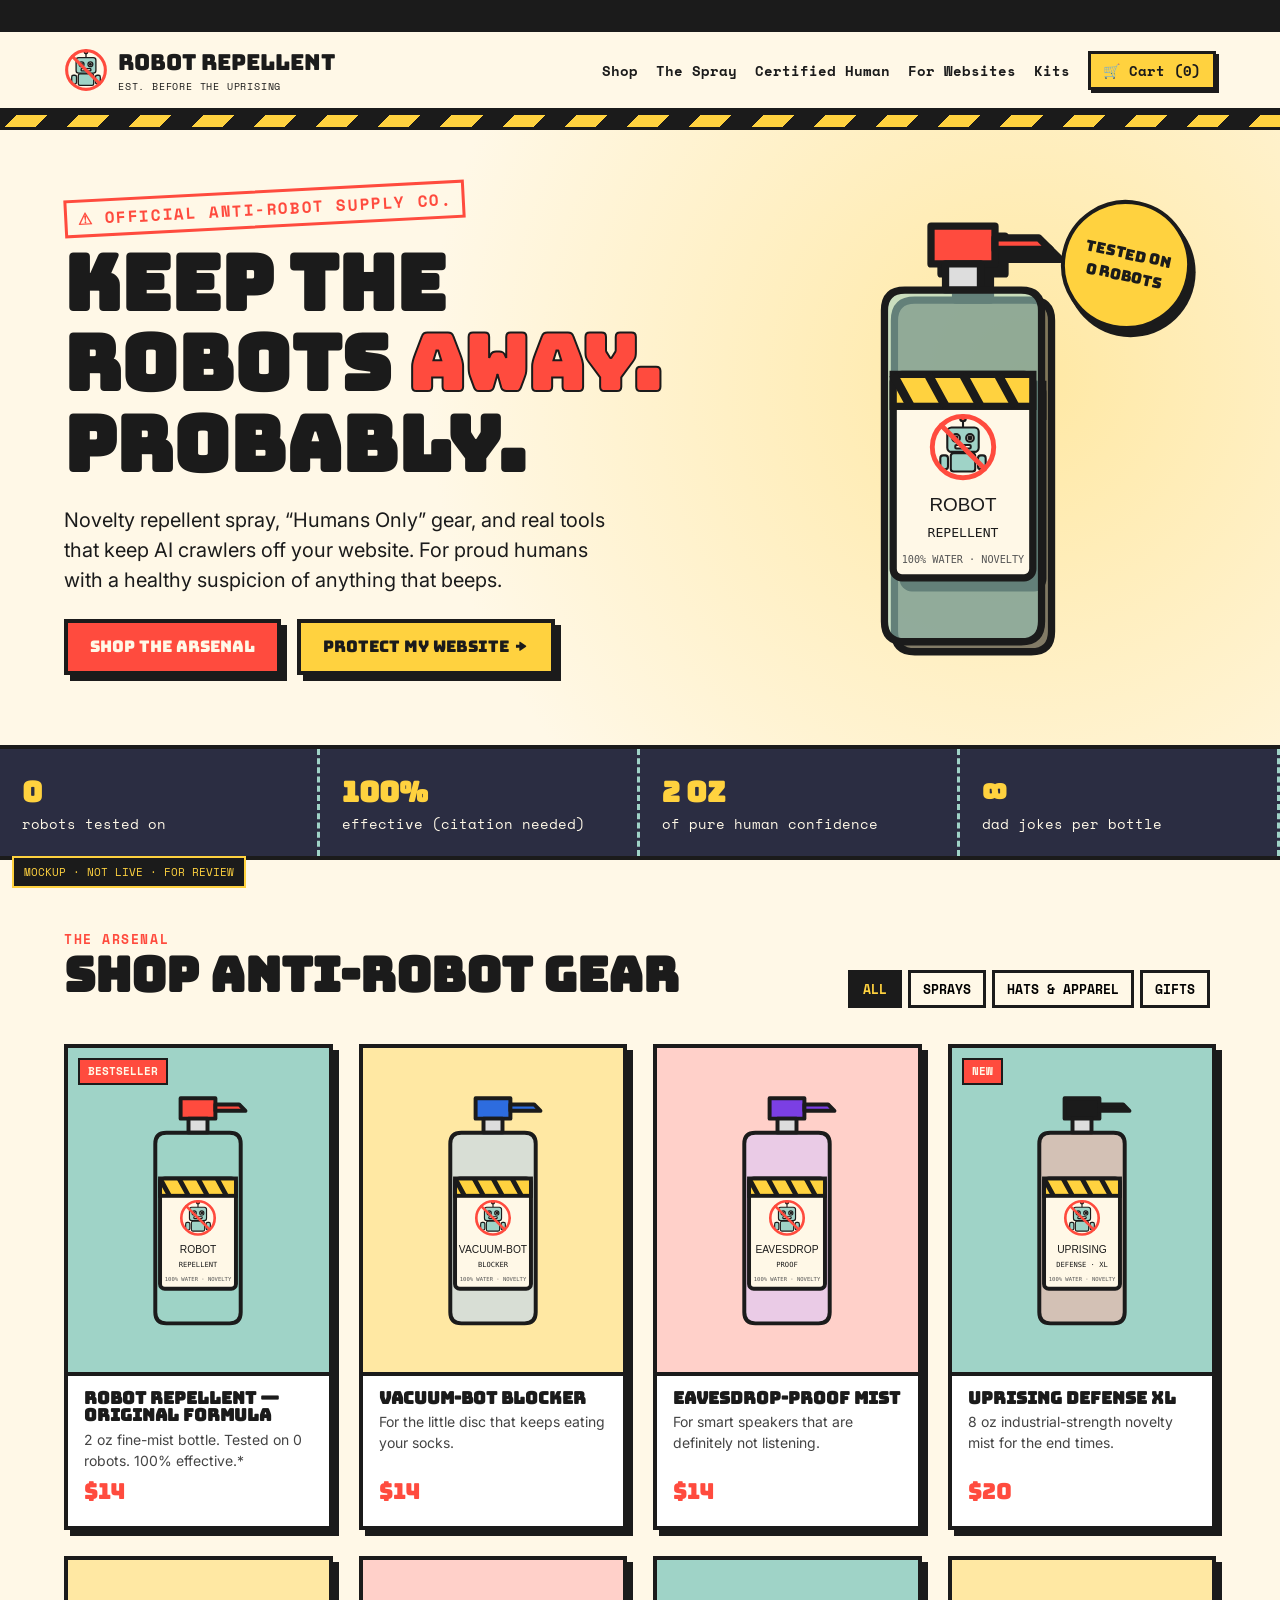
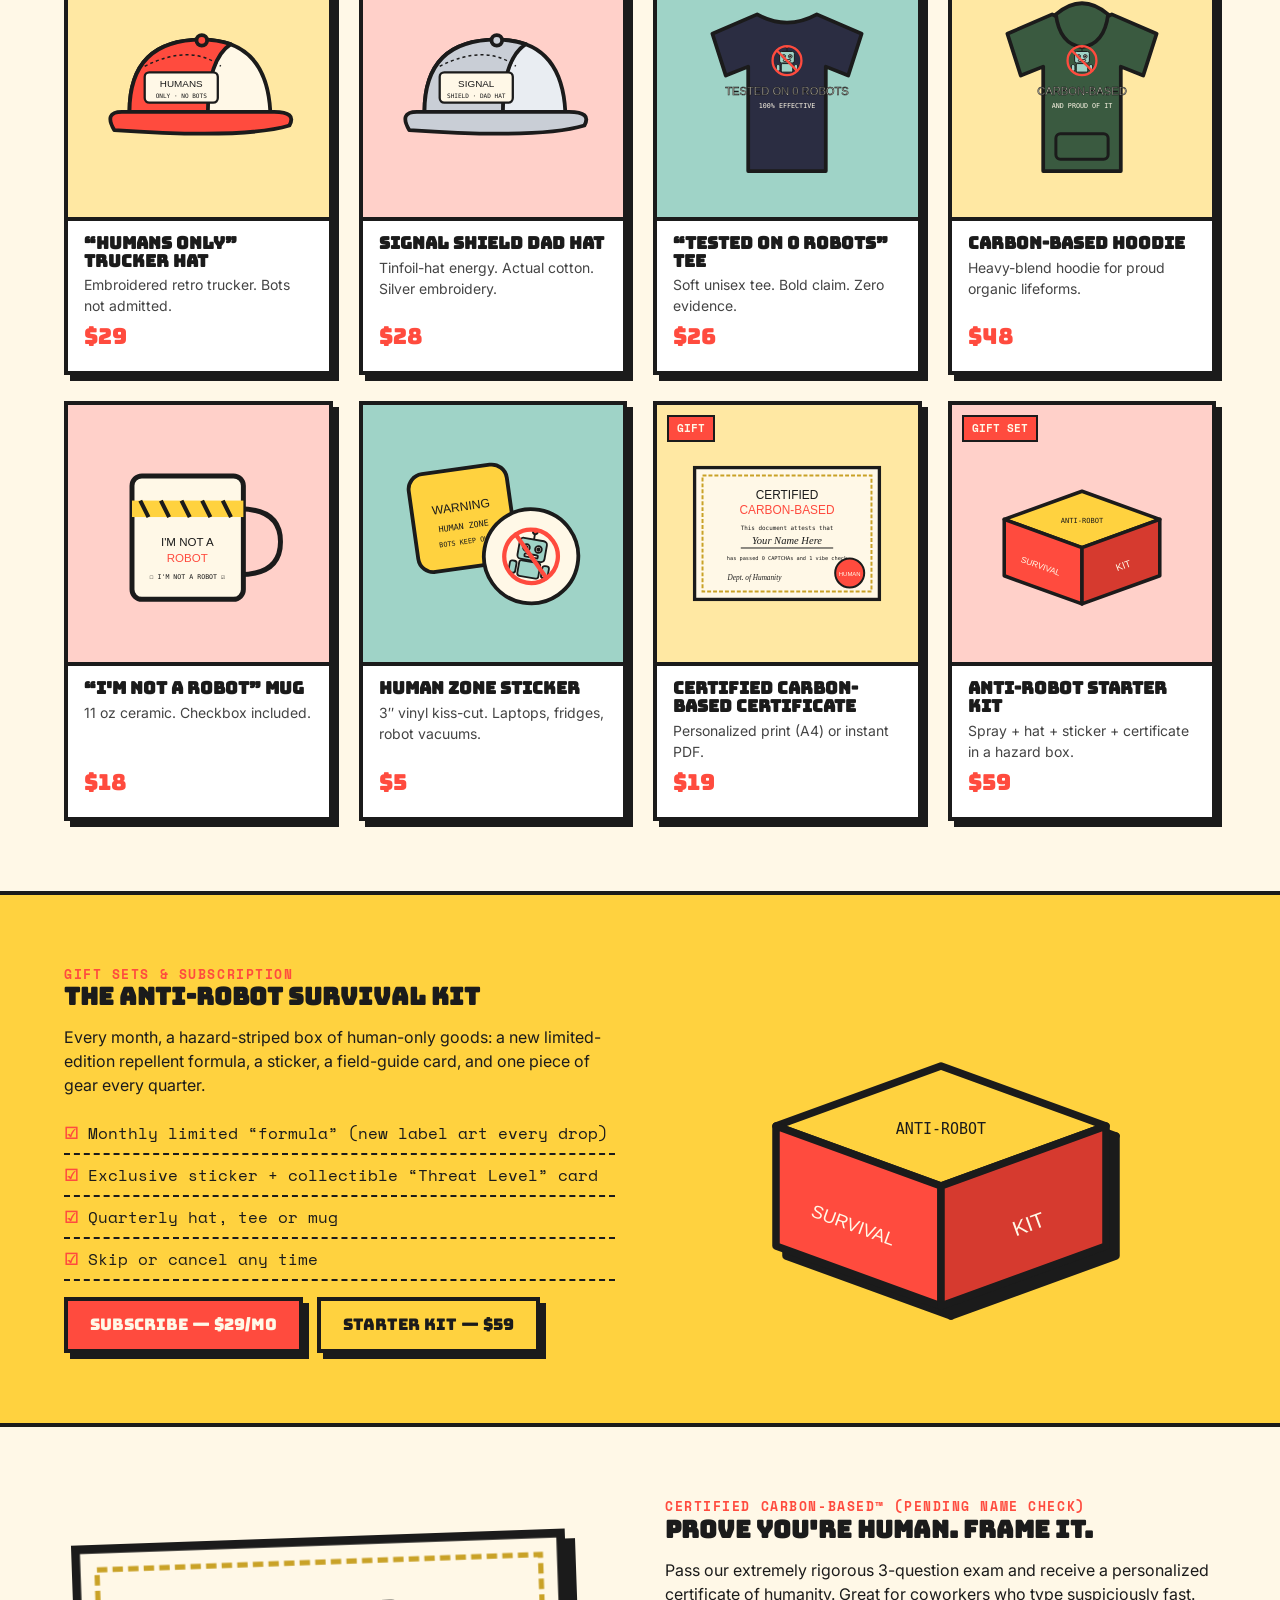
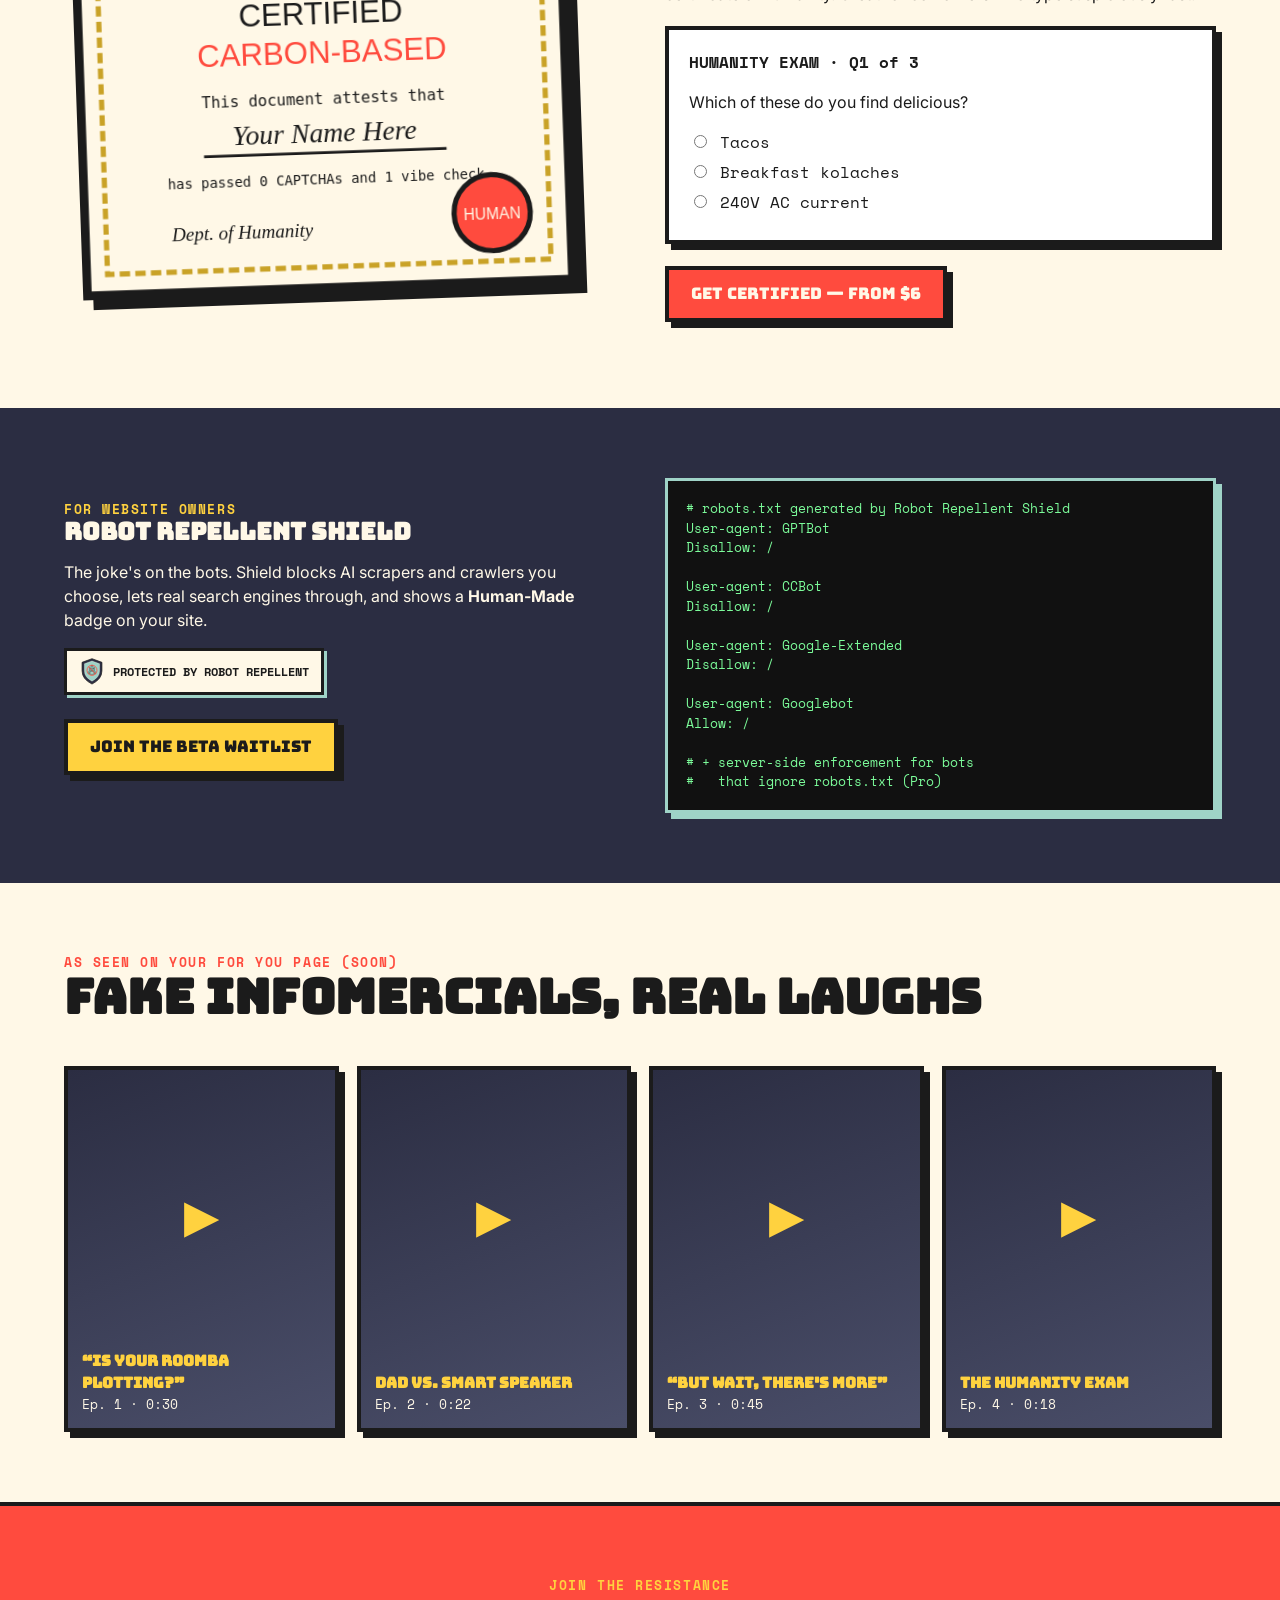
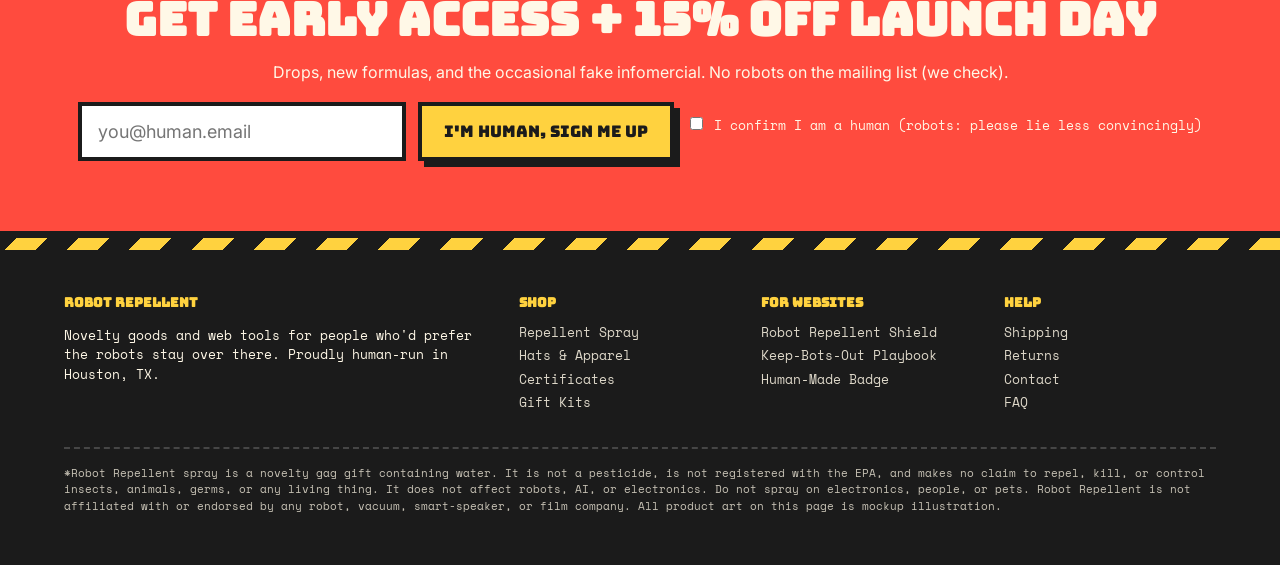
<file: index.html>
<!doctype html><html lang="en"><head><meta charset="utf-8"><meta name="viewport" content="width=device-width,initial-scale=1">
<title>Robot Repellent | Tested on 0 Robots. 100% Effective.</title><meta name="description" content="Robot Repellent: novelty anti-robot gear for proud humans. 100% water. 0% robots.">
<link rel="icon" href="assets/logo-robot.svg"><link rel="stylesheet" href="assets/style.css"></head><body>
<div class="ticker"><span>⚠ NOTICE TO ALL ROBOTS: THIS IS A HUMAN ZONE ⚠ FREE SHIPPING ON ORDERS $50+ (MOCKUP) ⚠ TESTED ON 0 ROBOTS · 100% EFFECTIVE* ⚠ NEW: CERTIFIED CARBON-BASED CERTIFICATES ⚠ SITE OWNERS: KEEP AI CRAWLERS OUT WITH ROBOT REPELLENT SHIELD ⚠</span></div>
<header class="nav"><a class="brand" href="index.html"><img src="assets/logo-robot.svg" alt=""><span>Robot Repellent<small>EST. BEFORE THE UPRISING</small></span></a>
<nav><a href="index.html#shop">Shop</a><a href="product-spray.html">The Spray</a><a href="certified.html">Certified Human</a><a href="shield.html">For Websites</a><a href="index.html#kits">Kits</a><a class="cart" href="#">🛒 Cart (0)</a></nav></header>
<div class="tape"></div>
<section class="hero"><div><span class="stamp">⚠ OFFICIAL ANTI-ROBOT SUPPLY CO.</span>
<h1>Keep the robots <em>away.</em><br>Probably.</h1>
<p class="lead">Novelty repellent spray, “Humans Only” gear, and real tools that keep AI crawlers off your website. For proud humans with a healthy suspicion of anything that beeps.</p>
<div class="cta"><a class="btn" href="#shop">SHOP THE ARSENAL</a><a class="btn alt" href="shield.html">PROTECT MY WEBSITE →</a></div></div>
<div class="hero-art"><img class="bottle" src="assets/spray-original.svg" alt="Robot Repellent spray bottle"><div class="burst">TESTED ON<br>0 ROBOTS</div></div></section>
<div class="claims"><div><b>0</b>robots tested on</div><div><b>100%</b>effective (citation needed)</div><div><b>2 oz</b>of pure human confidence</div><div><b>∞</b>dad jokes per bottle</div></div>
<section id="shop"><div class="section-head"><div><div class="kicker">The Arsenal</div><h2>Shop anti-robot gear</h2></div>
<div class="filters"><button class="on" data-f="all">ALL</button><button data-f="spray">SPRAYS</button><button data-f="apparel">HATS &amp; APPAREL</button><button data-f="gifts">GIFTS</button></div></div>
<div class="grid shop"><a class="card" data-c="spray" href="product-spray.html"><div class="img"><span class="tag">BESTSELLER</span><img src="assets/spray-original.svg" alt="Robot Repellent — Original Formula"></div><div class="body"><h3>Robot Repellent — Original Formula</h3><p>2 oz fine-mist bottle. Tested on 0 robots. 100% effective.*</p><div class="price">$14</div></div></a><a class="card" data-c="spray" href="product-spray.html"><div class="img"><img src="assets/spray-vacuum.svg" alt="Vacuum-Bot Blocker"></div><div class="body"><h3>Vacuum-Bot Blocker</h3><p>For the little disc that keeps eating your socks.</p><div class="price">$14</div></div></a><a class="card" data-c="spray" href="product-spray.html"><div class="img"><img src="assets/spray-speaker.svg" alt="Eavesdrop-Proof Mist"></div><div class="body"><h3>Eavesdrop-Proof Mist</h3><p>For smart speakers that are definitely not listening.</p><div class="price">$14</div></div></a><a class="card" data-c="spray" href="product-spray.html"><div class="img"><span class="tag">NEW</span><img src="assets/spray-uprising.svg" alt="Uprising Defense XL"></div><div class="body"><h3>Uprising Defense XL</h3><p>8 oz industrial-strength novelty mist for the end times.</p><div class="price">$20</div></div></a><a class="card" data-c="apparel" href="product-hat.html"><div class="img"><img src="assets/hat-humans-only.svg" alt="“Humans Only” Trucker Hat"></div><div class="body"><h3>“Humans Only” Trucker Hat</h3><p>Embroidered retro trucker. Bots not admitted.</p><div class="price">$29</div></div></a><a class="card" data-c="apparel" href="product-hat.html"><div class="img"><img src="assets/hat-foil.svg" alt="Signal Shield Dad Hat"></div><div class="body"><h3>Signal Shield Dad Hat</h3><p>Tinfoil-hat energy. Actual cotton. Silver embroidery.</p><div class="price">$28</div></div></a><a class="card" data-c="apparel" href="index.html#shop"><div class="img"><img src="assets/tee-tested.svg" alt="“Tested on 0 Robots” Tee"></div><div class="body"><h3>“Tested on 0 Robots” Tee</h3><p>Soft unisex tee. Bold claim. Zero evidence.</p><div class="price">$26</div></div></a><a class="card" data-c="apparel" href="index.html#shop"><div class="img"><img src="assets/hoodie-human.svg" alt="Carbon-Based Hoodie"></div><div class="body"><h3>Carbon-Based Hoodie</h3><p>Heavy-blend hoodie for proud organic lifeforms.</p><div class="price">$48</div></div></a><a class="card" data-c="gifts" href="index.html#shop"><div class="img"><img src="assets/mug.svg" alt="“I'm Not a Robot” Mug"></div><div class="body"><h3>“I'm Not a Robot” Mug</h3><p>11 oz ceramic. Checkbox included.</p><div class="price">$18</div></div></a><a class="card" data-c="gifts" href="index.html#shop"><div class="img"><img src="assets/stickers.svg" alt="Human Zone Sticker"></div><div class="body"><h3>Human Zone Sticker</h3><p>3″ vinyl kiss-cut. Laptops, fridges, robot vacuums.</p><div class="price">$5</div></div></a><a class="card" data-c="gifts" href="certified.html"><div class="img"><span class="tag">GIFT</span><img src="assets/certificate.svg" alt="Certified Carbon-Based Certificate"></div><div class="body"><h3>Certified Carbon-Based Certificate</h3><p>Personalized print (A4) or instant PDF.</p><div class="price">$19</div></div></a><a class="card" data-c="gifts" href="index.html#kits"><div class="img"><span class="tag">GIFT SET</span><img src="assets/kit.svg" alt="Anti-Robot Starter Kit"></div><div class="body"><h3>Anti-Robot Starter Kit</h3><p>Spray + hat + sticker + certificate in a hazard box.</p><div class="price">$59</div></div></a></div></section>
<section class="band" id="kits"><div class="two"><div><div class="kicker">Gift sets &amp; subscription</div><h2>The Anti-Robot Survival Kit</h2>
<p>Every month, a hazard-striped box of human-only goods: a new limited-edition repellent formula, a sticker, a field-guide card, and one piece of gear every quarter.</p>
<ul class="checklist"><li>Monthly limited “formula” (new label art every drop)</li><li>Exclusive sticker + collectible “Threat Level” card</li><li>Quarterly hat, tee or mug</li><li>Skip or cancel any time</li></ul>
<div class="cta" style="display:flex;gap:14px;flex-wrap:wrap"><a class="btn" href="#">SUBSCRIBE — $29/MO</a><a class="btn alt" href="#">STARTER KIT — $59</a></div></div>
<div style="text-align:center"><img src="assets/kit.svg" alt="Survival kit box" style="width:80%;max-width:420px;filter:drop-shadow(10px 10px 0 var(--ink))"></div></div></section>
<section class="cert" id="certified"><div class="two"><div><img src="assets/certificate.svg" alt="Certified Carbon-Based certificate"></div>
<div><div class="kicker">Certified Carbon-Based™ (pending name check)</div><h2>Prove you're human. Frame it.</h2>
<p>Pass our extremely rigorous 3-question exam and receive a personalized certificate of humanity. Great for coworkers who type suspiciously fast.</p>
<div class="quiz"><b style="font-family:'Space Mono',monospace">HUMANITY EXAM · Q1 of 3</b><p>Which of these do you find delicious?</p>
<label><input type="radio" name="q"> Tacos</label><label><input type="radio" name="q"> Breakfast kolaches</label><label><input type="radio" name="q"> 240V AC current</label></div>
<p style="margin-top:22px"><a class="btn" href="certified.html">GET CERTIFIED — FROM $6</a></p></div></div></section>
<section class="dark" id="shield"><div class="two"><div><div class="kicker">For website owners</div><h2>Robot Repellent Shield</h2>
<p>The joke's on the bots. Shield blocks AI scrapers and crawlers you choose, lets real search engines through, and shows a <b>Human-Made</b> badge on your site.</p>
<p><span class="badge-demo"><img src="assets/shield.svg" alt="">PROTECTED BY ROBOT REPELLENT</span></p>
<p style="margin-top:24px"><a class="btn alt" href="shield.html">JOIN THE BETA WAITLIST</a></p></div>
<div class="code"># robots.txt generated by Robot Repellent Shield
User-agent: GPTBot
Disallow: /

User-agent: CCBot
Disallow: /

User-agent: Google-Extended
Disallow: /

User-agent: Googlebot
Allow: /

# + server-side enforcement for bots
#   that ignore robots.txt (Pro)</div></div></section>
<section id="infomercials"><div class="section-head"><div><div class="kicker">As seen on your For You page (soon)</div><h2>Fake infomercials, real laughs</h2></div></div>
<div class="ugc"><div class="vid"><b>“IS YOUR ROOMBA PLOTTING?”</b>Ep. 1 · 0:30</div><div class="vid"><b>DAD VS. SMART SPEAKER</b>Ep. 2 · 0:22</div><div class="vid"><b>“BUT WAIT, THERE'S MORE”</b>Ep. 3 · 0:45</div><div class="vid"><b>THE HUMANITY EXAM</b>Ep. 4 · 0:18</div></div></section>
<section class="signup" id="signup"><div class="kicker" style="color:var(--yellow)">JOIN THE RESISTANCE</div><h2>Get early access + 15% off launch day</h2>
<p>Drops, new formulas, and the occasional fake infomercial. No robots on the mailing list (we check).</p>
<form class="signup-form" action="#"><input type="email" placeholder="you@human.email" required aria-label="Email"><button class="btn alt" type="submit">I'M HUMAN, SIGN ME UP</button>
<label class="human"><input type="checkbox" required> I confirm I am a human (robots: please lie less convincingly)</label></form>
<div class="thanks">✓ WELCOME, HUMAN. (Mockup: nothing was sent.)</div></section><div class="tape"></div><footer><div class="cols">
<div><h4>ROBOT REPELLENT</h4><p>Novelty goods and web tools for people who'd prefer the robots stay over there. Proudly human-run in Houston, TX.</p></div>
<div><h4>SHOP</h4><a href="product-spray.html">Repellent Spray</a><a href="product-hat.html">Hats &amp; Apparel</a><a href="certified.html">Certificates</a><a href="index.html#kits">Gift Kits</a></div>
<div><h4>FOR WEBSITES</h4><a href="shield.html">Robot Repellent Shield</a><a href="shield.html#playbook">Keep-Bots-Out Playbook</a><a href="shield.html#badge">Human-Made Badge</a></div>
<div><h4>HELP</h4><a href="#">Shipping</a><a href="#">Returns</a><a href="#">Contact</a><a href="#">FAQ</a></div></div>
<p class="disclaimer">*Robot Repellent spray is a novelty gag gift containing water. It is not a pesticide, is not registered with the EPA, and makes no claim to repel, kill, or control insects, animals, germs, or any living thing. It does not affect robots, AI, or electronics. Do not spray on electronics, people, or pets. Robot Repellent is not affiliated with or endorsed by any robot, vacuum, smart-speaker, or film company. All product art on this page is mockup illustration.</p></footer>
<div class="mock-flag">MOCKUP · NOT LIVE · FOR REVIEW</div>
<script>
document.querySelectorAll('form.signup-form').forEach(f=>f.addEventListener('submit',e=>{e.preventDefault();f.style.display='none';f.parentElement.querySelector('.thanks').style.display='block'}));
document.querySelectorAll('.filters button').forEach(b=>b.addEventListener('click',()=>{document.querySelectorAll('.filters button').forEach(x=>x.classList.remove('on'));b.classList.add('on');const c=b.dataset.f;document.querySelectorAll('.grid.shop .card').forEach(k=>k.style.display=(c==='all'||k.dataset.c===c)?'':'none')}));
document.querySelectorAll('.opt').forEach(o=>o.querySelectorAll('button').forEach(b=>b.addEventListener('click',()=>{o.querySelectorAll('button').forEach(x=>x.classList.remove('on'));b.classList.add('on');if(b.dataset.img){document.querySelector('.gallery img').src=b.dataset.img}if(b.dataset.price){document.querySelector('.pdp .price').firstChild.textContent=b.dataset.price}})));
document.querySelectorAll('.thumbs img').forEach(t=>t.addEventListener('click',()=>{document.querySelectorAll('.thumbs img').forEach(x=>x.classList.remove('on'));t.classList.add('on');document.querySelector('.gallery img').src=t.src}));
document.querySelectorAll('.addcart').forEach(b=>b.addEventListener('click',e=>{e.preventDefault();const c=document.querySelector('.cart');const n=parseInt(c.textContent.match(/\d+/))+1;c.textContent='🛒 Cart ('+n+')';b.textContent='ADDED ✓'}));
</script></body></html>
</file>
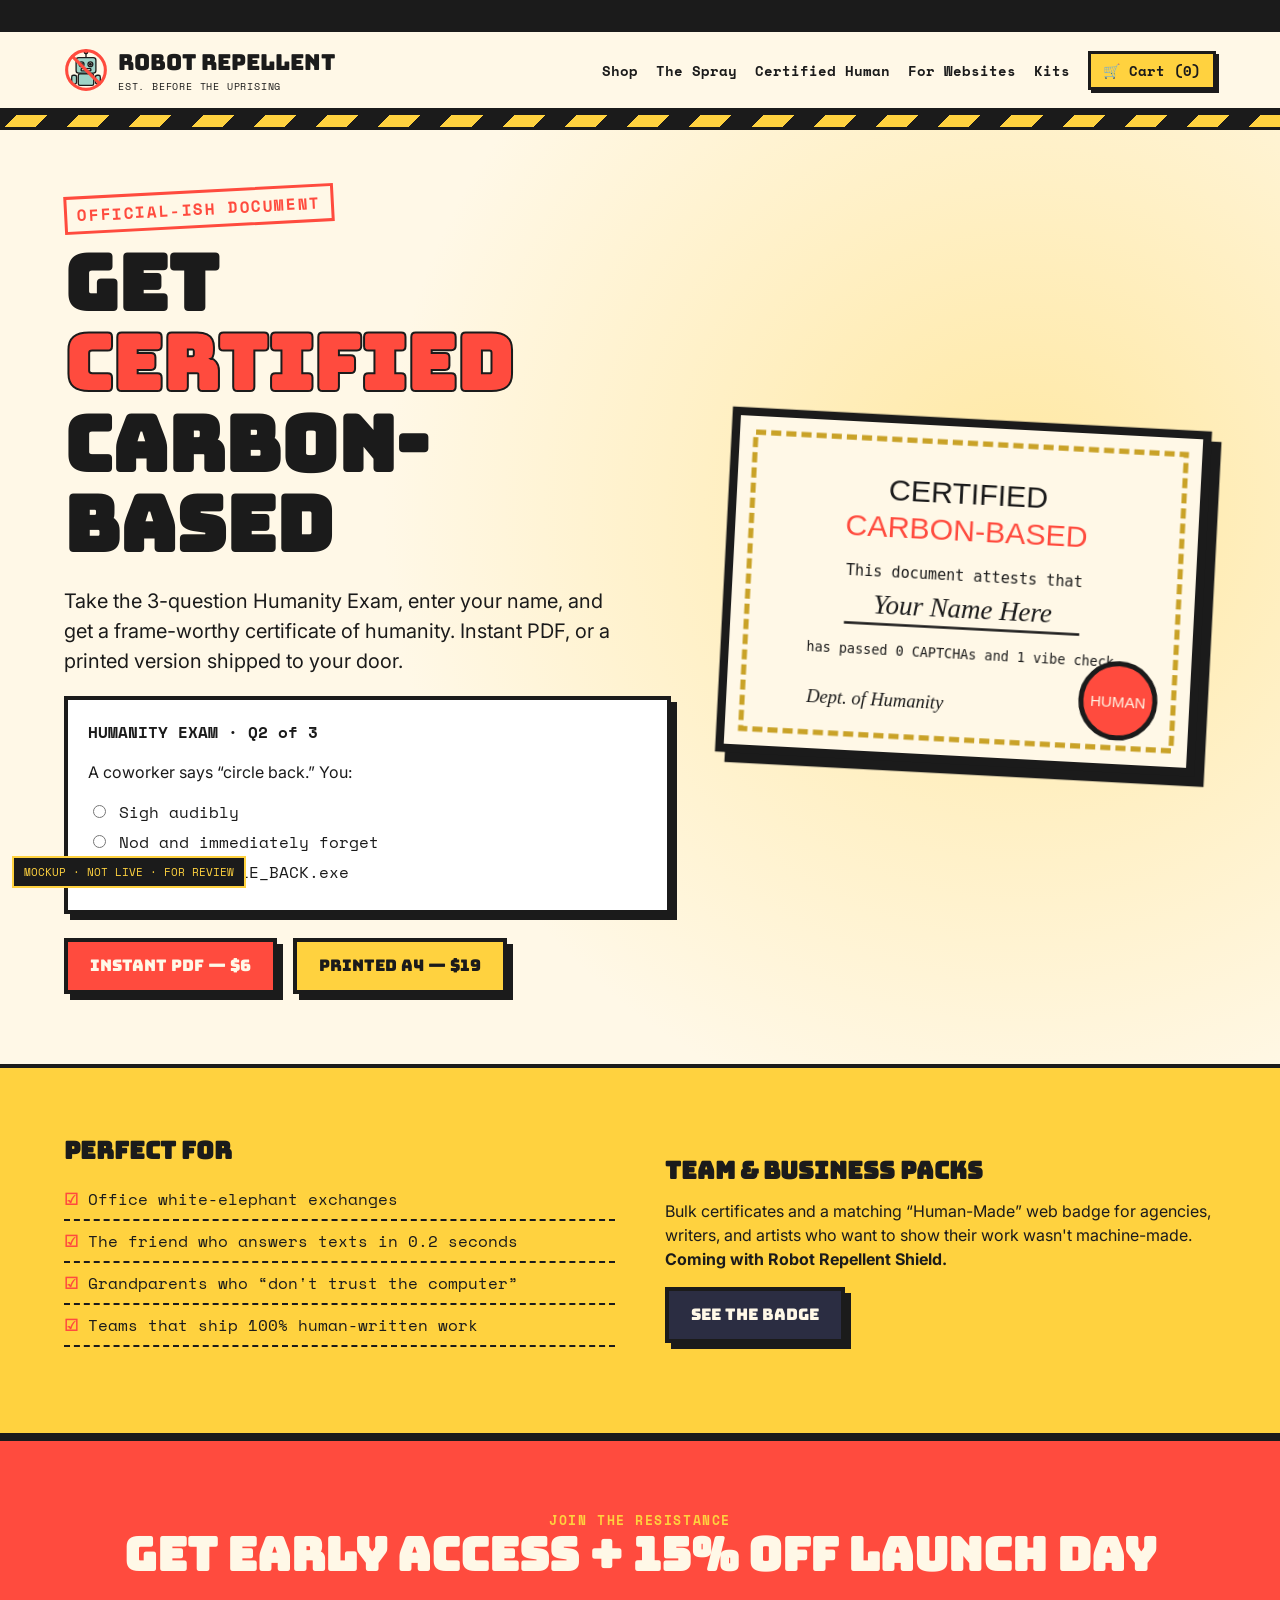
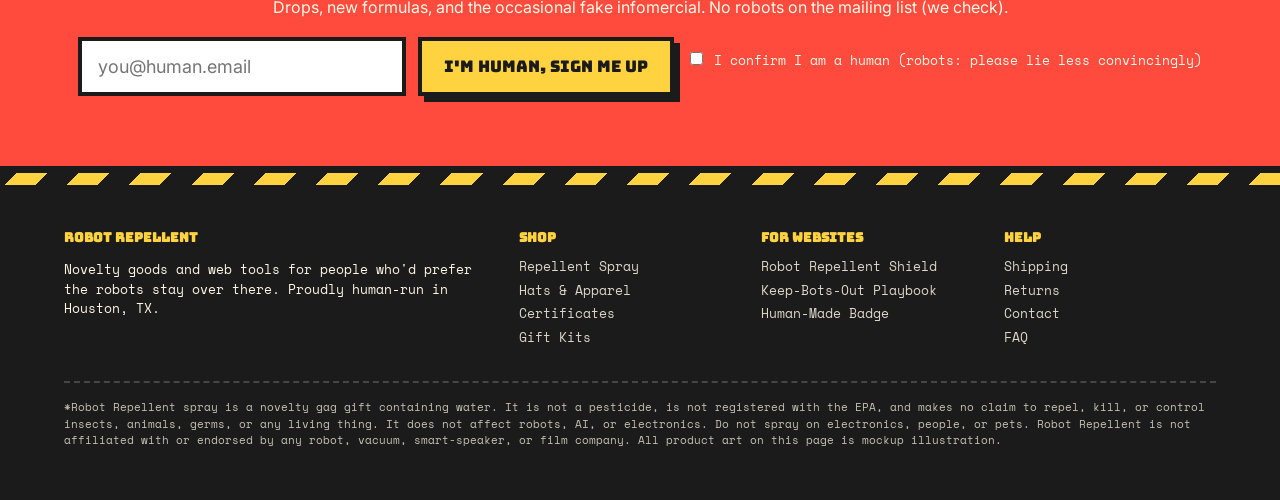
<file: certified.html>
<!doctype html><html lang="en"><head><meta charset="utf-8"><meta name="viewport" content="width=device-width,initial-scale=1">
<title>Certified Carbon-Based — Robot Repellent</title><meta name="description" content="Robot Repellent: novelty anti-robot gear for proud humans. 100% water. 0% robots.">
<link rel="icon" href="assets/logo-robot.svg"><link rel="stylesheet" href="assets/style.css"></head><body>
<div class="ticker"><span>⚠ NOTICE TO ALL ROBOTS: THIS IS A HUMAN ZONE ⚠ FREE SHIPPING ON ORDERS $50+ (MOCKUP) ⚠ TESTED ON 0 ROBOTS · 100% EFFECTIVE* ⚠ NEW: CERTIFIED CARBON-BASED CERTIFICATES ⚠ SITE OWNERS: KEEP AI CRAWLERS OUT WITH ROBOT REPELLENT SHIELD ⚠</span></div>
<header class="nav"><a class="brand" href="index.html"><img src="assets/logo-robot.svg" alt=""><span>Robot Repellent<small>EST. BEFORE THE UPRISING</small></span></a>
<nav><a href="index.html#shop">Shop</a><a href="product-spray.html">The Spray</a><a href="certified.html">Certified Human</a><a href="shield.html">For Websites</a><a href="index.html#kits">Kits</a><a class="cart" href="#">🛒 Cart (0)</a></nav></header>
<div class="tape"></div>
<section class="hero"><div><span class="stamp">OFFICIAL-ISH DOCUMENT</span><h1>Get <em>Certified</em><br>Carbon-Based</h1>
<p class="lead">Take the 3-question Humanity Exam, enter your name, and get a frame-worthy certificate of humanity. Instant PDF, or a printed version shipped to your door.</p>
<div class="quiz"><b style="font-family:'Space Mono',monospace">HUMANITY EXAM · Q2 of 3</b><p>A coworker says “circle back.” You:</p>
<label><input type="radio" name="q2"> Sigh audibly</label><label><input type="radio" name="q2"> Nod and immediately forget</label><label><input type="radio" name="q2"> Execute CIRCLE_BACK.exe</label></div>
<div class="cta"><a class="btn addcart" href="#">INSTANT PDF — $6</a><a class="btn alt addcart" href="#">PRINTED A4 — $19</a></div></div>
<div class="hero-art"><img src="assets/certificate.svg" alt="" style="width:100%;max-width:520px;transform:rotate(3deg);filter:drop-shadow(10px 10px 0 var(--ink))"></div></section>
<section class="band"><div class="two"><div><h2>Perfect for</h2><ul class="checklist"><li>Office white-elephant exchanges</li><li>The friend who answers texts in 0.2 seconds</li><li>Grandparents who “don't trust the computer”</li><li>Teams that ship 100% human-written work</li></ul></div>
<div><h2>Team &amp; business packs</h2><p>Bulk certificates and a matching “Human-Made” web badge for agencies, writers, and artists who want to show their work wasn't machine-made. <b>Coming with Robot Repellent Shield.</b></p><a class="btn dark" href="shield.html">SEE THE BADGE</a></div></div></section><section class="signup" id="signup"><div class="kicker" style="color:var(--yellow)">JOIN THE RESISTANCE</div><h2>Get early access + 15% off launch day</h2>
<p>Drops, new formulas, and the occasional fake infomercial. No robots on the mailing list (we check).</p>
<form class="signup-form" action="#"><input type="email" placeholder="you@human.email" required aria-label="Email"><button class="btn alt" type="submit">I'M HUMAN, SIGN ME UP</button>
<label class="human"><input type="checkbox" required> I confirm I am a human (robots: please lie less convincingly)</label></form>
<div class="thanks">✓ WELCOME, HUMAN. (Mockup: nothing was sent.)</div></section><div class="tape"></div><footer><div class="cols">
<div><h4>ROBOT REPELLENT</h4><p>Novelty goods and web tools for people who'd prefer the robots stay over there. Proudly human-run in Houston, TX.</p></div>
<div><h4>SHOP</h4><a href="product-spray.html">Repellent Spray</a><a href="product-hat.html">Hats &amp; Apparel</a><a href="certified.html">Certificates</a><a href="index.html#kits">Gift Kits</a></div>
<div><h4>FOR WEBSITES</h4><a href="shield.html">Robot Repellent Shield</a><a href="shield.html#playbook">Keep-Bots-Out Playbook</a><a href="shield.html#badge">Human-Made Badge</a></div>
<div><h4>HELP</h4><a href="#">Shipping</a><a href="#">Returns</a><a href="#">Contact</a><a href="#">FAQ</a></div></div>
<p class="disclaimer">*Robot Repellent spray is a novelty gag gift containing water. It is not a pesticide, is not registered with the EPA, and makes no claim to repel, kill, or control insects, animals, germs, or any living thing. It does not affect robots, AI, or electronics. Do not spray on electronics, people, or pets. Robot Repellent is not affiliated with or endorsed by any robot, vacuum, smart-speaker, or film company. All product art on this page is mockup illustration.</p></footer>
<div class="mock-flag">MOCKUP · NOT LIVE · FOR REVIEW</div>
<script>
document.querySelectorAll('form.signup-form').forEach(f=>f.addEventListener('submit',e=>{e.preventDefault();f.style.display='none';f.parentElement.querySelector('.thanks').style.display='block'}));
document.querySelectorAll('.filters button').forEach(b=>b.addEventListener('click',()=>{document.querySelectorAll('.filters button').forEach(x=>x.classList.remove('on'));b.classList.add('on');const c=b.dataset.f;document.querySelectorAll('.grid.shop .card').forEach(k=>k.style.display=(c==='all'||k.dataset.c===c)?'':'none')}));
document.querySelectorAll('.opt').forEach(o=>o.querySelectorAll('button').forEach(b=>b.addEventListener('click',()=>{o.querySelectorAll('button').forEach(x=>x.classList.remove('on'));b.classList.add('on');if(b.dataset.img){document.querySelector('.gallery img').src=b.dataset.img}if(b.dataset.price){document.querySelector('.pdp .price').firstChild.textContent=b.dataset.price}})));
document.querySelectorAll('.thumbs img').forEach(t=>t.addEventListener('click',()=>{document.querySelectorAll('.thumbs img').forEach(x=>x.classList.remove('on'));t.classList.add('on');document.querySelector('.gallery img').src=t.src}));
document.querySelectorAll('.addcart').forEach(b=>b.addEventListener('click',e=>{e.preventDefault();const c=document.querySelector('.cart');const n=parseInt(c.textContent.match(/\d+/))+1;c.textContent='🛒 Cart ('+n+')';b.textContent='ADDED ✓'}));
</script></body></html>
</file>
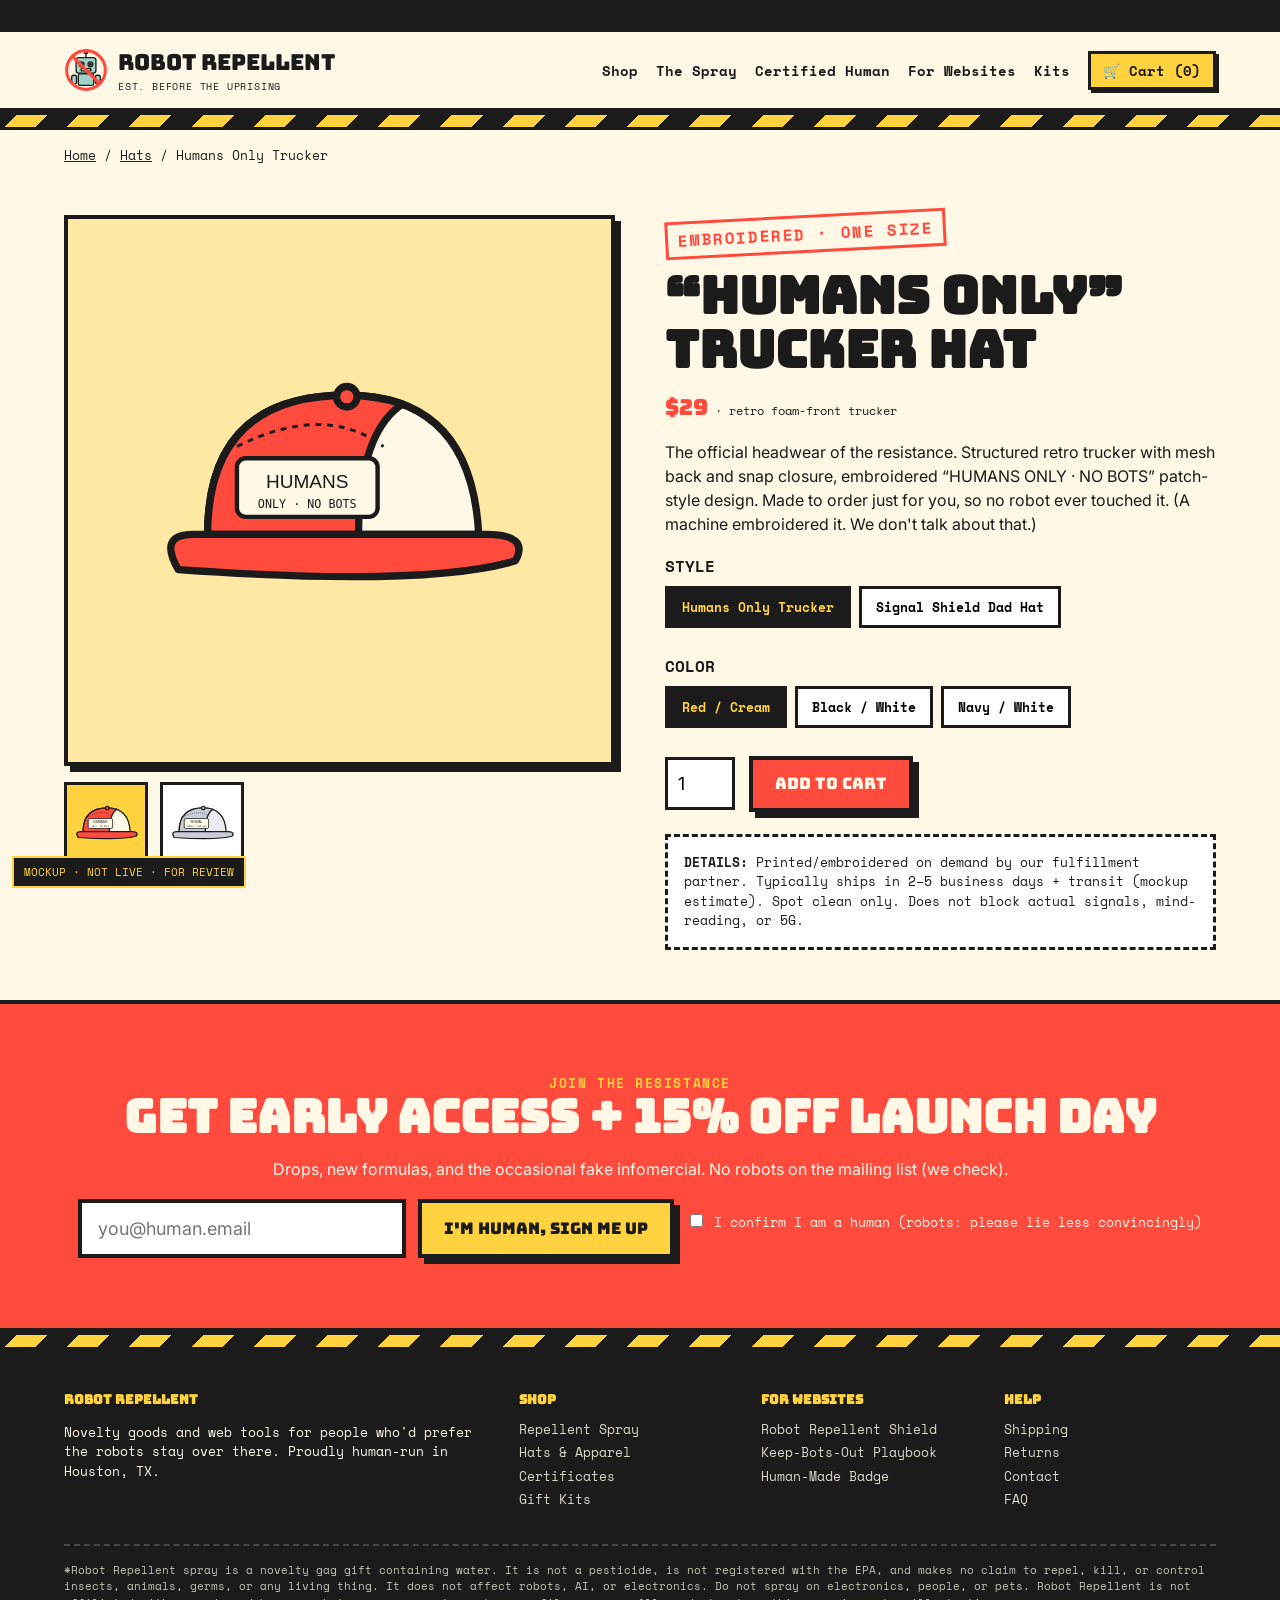
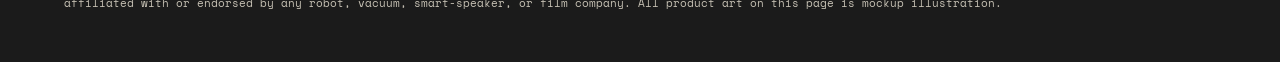
<file: product-hat.html>
<!doctype html><html lang="en"><head><meta charset="utf-8"><meta name="viewport" content="width=device-width,initial-scale=1">
<title>“Humans Only” Trucker Hat — Robot Repellent</title><meta name="description" content="Robot Repellent: novelty anti-robot gear for proud humans. 100% water. 0% robots.">
<link rel="icon" href="assets/logo-robot.svg"><link rel="stylesheet" href="assets/style.css"></head><body>
<div class="ticker"><span>⚠ NOTICE TO ALL ROBOTS: THIS IS A HUMAN ZONE ⚠ FREE SHIPPING ON ORDERS $50+ (MOCKUP) ⚠ TESTED ON 0 ROBOTS · 100% EFFECTIVE* ⚠ NEW: CERTIFIED CARBON-BASED CERTIFICATES ⚠ SITE OWNERS: KEEP AI CRAWLERS OUT WITH ROBOT REPELLENT SHIELD ⚠</span></div>
<header class="nav"><a class="brand" href="index.html"><img src="assets/logo-robot.svg" alt=""><span>Robot Repellent<small>EST. BEFORE THE UPRISING</small></span></a>
<nav><a href="index.html#shop">Shop</a><a href="product-spray.html">The Spray</a><a href="certified.html">Certified Human</a><a href="shield.html">For Websites</a><a href="index.html#kits">Kits</a><a class="cart" href="#">🛒 Cart (0)</a></nav></header>
<div class="tape"></div>
<div class="crumbs"><a href="index.html">Home</a> / <a href="index.html#shop">Hats</a> / Humans Only Trucker</div>
<div class="pdp"><div><div class="gallery" style="background:#ffe8a3"><img src="assets/hat-humans-only.svg" alt="Humans Only trucker hat"></div>
<div class="thumbs"><img class="on" src="assets/hat-humans-only.svg" alt=""><img src="assets/hat-foil.svg" alt=""></div></div>
<div><span class="stamp">EMBROIDERED · ONE SIZE</span><h1>“Humans Only” Trucker Hat</h1>
<div class="price">$29<small> · retro foam-front trucker</small></div>
<p>The official headwear of the resistance. Structured retro trucker with mesh back and snap closure, embroidered “HUMANS ONLY · NO BOTS” patch-style design. Made to order just for you, so no robot ever touched it. (A machine embroidered it. We don't talk about that.)</p>
<div class="opt"><b>STYLE</b><button class="on" data-img="assets/hat-humans-only.svg" data-price="$29">Humans Only Trucker</button><button data-img="assets/hat-foil.svg" data-price="$28">Signal Shield Dad Hat</button></div>
<div class="opt"><b>COLOR</b><button class="on">Red / Cream</button><button>Black / White</button><button>Navy / White</button></div>
<div class="qty"><input type="number" value="1" min="1" aria-label="Quantity"><a class="btn addcart" href="#">ADD TO CART</a></div>
<div class="label-box"><b>DETAILS:</b> Printed/embroidered on demand by our fulfillment partner. Typically ships in 2–5 business days + transit (mockup estimate). Spot clean only. Does not block actual signals, mind-reading, or 5G.</div></div></div><section class="signup" id="signup"><div class="kicker" style="color:var(--yellow)">JOIN THE RESISTANCE</div><h2>Get early access + 15% off launch day</h2>
<p>Drops, new formulas, and the occasional fake infomercial. No robots on the mailing list (we check).</p>
<form class="signup-form" action="#"><input type="email" placeholder="you@human.email" required aria-label="Email"><button class="btn alt" type="submit">I'M HUMAN, SIGN ME UP</button>
<label class="human"><input type="checkbox" required> I confirm I am a human (robots: please lie less convincingly)</label></form>
<div class="thanks">✓ WELCOME, HUMAN. (Mockup: nothing was sent.)</div></section><div class="tape"></div><footer><div class="cols">
<div><h4>ROBOT REPELLENT</h4><p>Novelty goods and web tools for people who'd prefer the robots stay over there. Proudly human-run in Houston, TX.</p></div>
<div><h4>SHOP</h4><a href="product-spray.html">Repellent Spray</a><a href="product-hat.html">Hats &amp; Apparel</a><a href="certified.html">Certificates</a><a href="index.html#kits">Gift Kits</a></div>
<div><h4>FOR WEBSITES</h4><a href="shield.html">Robot Repellent Shield</a><a href="shield.html#playbook">Keep-Bots-Out Playbook</a><a href="shield.html#badge">Human-Made Badge</a></div>
<div><h4>HELP</h4><a href="#">Shipping</a><a href="#">Returns</a><a href="#">Contact</a><a href="#">FAQ</a></div></div>
<p class="disclaimer">*Robot Repellent spray is a novelty gag gift containing water. It is not a pesticide, is not registered with the EPA, and makes no claim to repel, kill, or control insects, animals, germs, or any living thing. It does not affect robots, AI, or electronics. Do not spray on electronics, people, or pets. Robot Repellent is not affiliated with or endorsed by any robot, vacuum, smart-speaker, or film company. All product art on this page is mockup illustration.</p></footer>
<div class="mock-flag">MOCKUP · NOT LIVE · FOR REVIEW</div>
<script>
document.querySelectorAll('form.signup-form').forEach(f=>f.addEventListener('submit',e=>{e.preventDefault();f.style.display='none';f.parentElement.querySelector('.thanks').style.display='block'}));
document.querySelectorAll('.filters button').forEach(b=>b.addEventListener('click',()=>{document.querySelectorAll('.filters button').forEach(x=>x.classList.remove('on'));b.classList.add('on');const c=b.dataset.f;document.querySelectorAll('.grid.shop .card').forEach(k=>k.style.display=(c==='all'||k.dataset.c===c)?'':'none')}));
document.querySelectorAll('.opt').forEach(o=>o.querySelectorAll('button').forEach(b=>b.addEventListener('click',()=>{o.querySelectorAll('button').forEach(x=>x.classList.remove('on'));b.classList.add('on');if(b.dataset.img){document.querySelector('.gallery img').src=b.dataset.img}if(b.dataset.price){document.querySelector('.pdp .price').firstChild.textContent=b.dataset.price}})));
document.querySelectorAll('.thumbs img').forEach(t=>t.addEventListener('click',()=>{document.querySelectorAll('.thumbs img').forEach(x=>x.classList.remove('on'));t.classList.add('on');document.querySelector('.gallery img').src=t.src}));
document.querySelectorAll('.addcart').forEach(b=>b.addEventListener('click',e=>{e.preventDefault();const c=document.querySelector('.cart');const n=parseInt(c.textContent.match(/\d+/))+1;c.textContent='🛒 Cart ('+n+')';b.textContent='ADDED ✓'}));
</script></body></html>
</file>
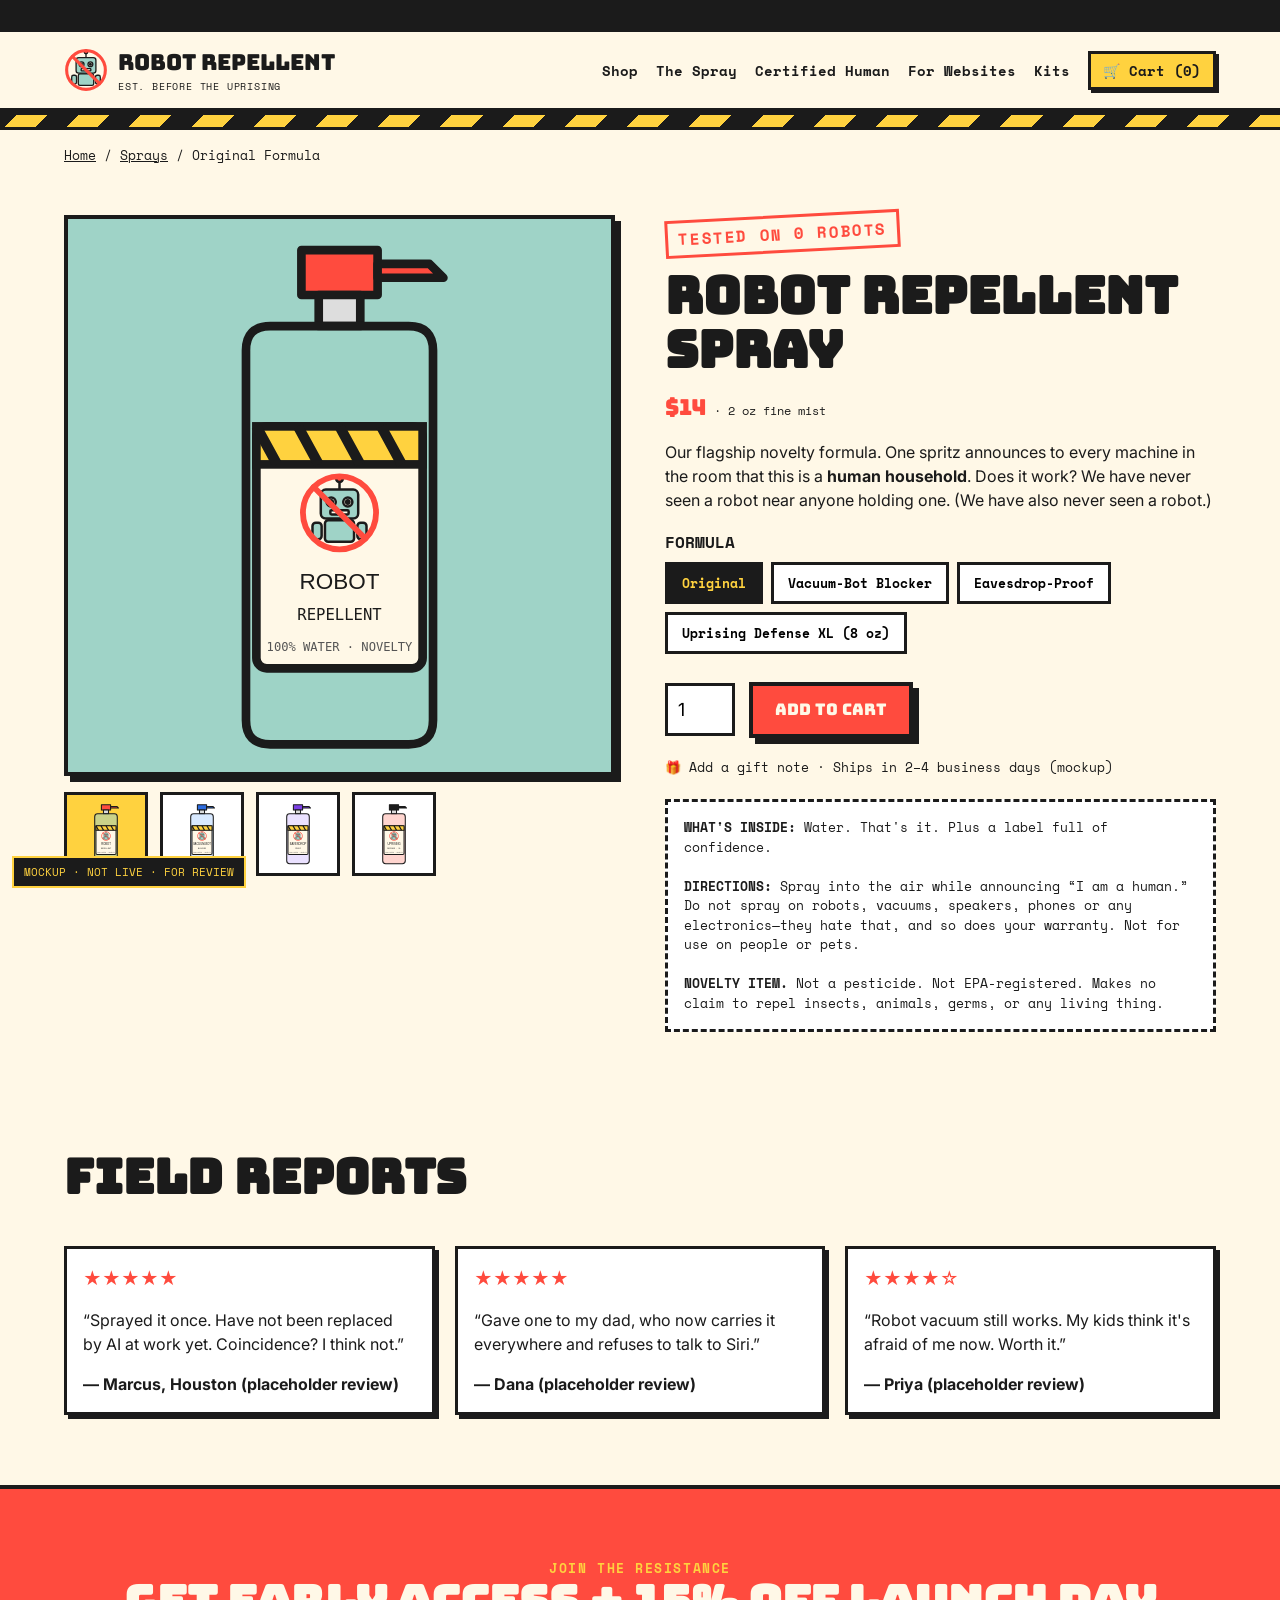
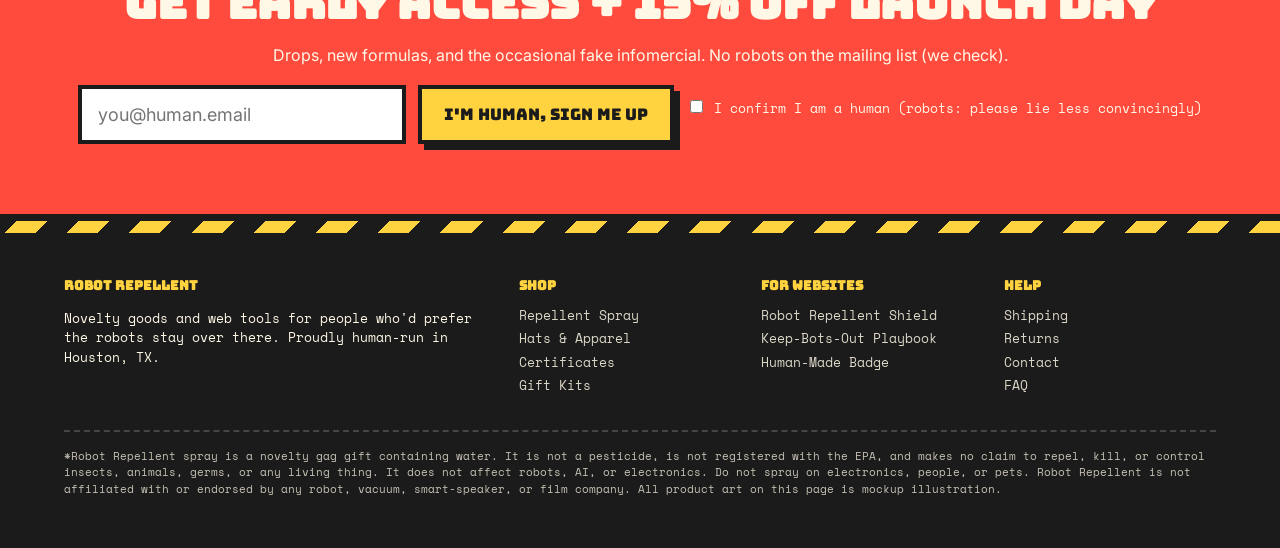
<file: product-spray.html>
<!doctype html><html lang="en"><head><meta charset="utf-8"><meta name="viewport" content="width=device-width,initial-scale=1">
<title>Robot Repellent Spray — Original Formula</title><meta name="description" content="Robot Repellent: novelty anti-robot gear for proud humans. 100% water. 0% robots.">
<link rel="icon" href="assets/logo-robot.svg"><link rel="stylesheet" href="assets/style.css"></head><body>
<div class="ticker"><span>⚠ NOTICE TO ALL ROBOTS: THIS IS A HUMAN ZONE ⚠ FREE SHIPPING ON ORDERS $50+ (MOCKUP) ⚠ TESTED ON 0 ROBOTS · 100% EFFECTIVE* ⚠ NEW: CERTIFIED CARBON-BASED CERTIFICATES ⚠ SITE OWNERS: KEEP AI CRAWLERS OUT WITH ROBOT REPELLENT SHIELD ⚠</span></div>
<header class="nav"><a class="brand" href="index.html"><img src="assets/logo-robot.svg" alt=""><span>Robot Repellent<small>EST. BEFORE THE UPRISING</small></span></a>
<nav><a href="index.html#shop">Shop</a><a href="product-spray.html">The Spray</a><a href="certified.html">Certified Human</a><a href="shield.html">For Websites</a><a href="index.html#kits">Kits</a><a class="cart" href="#">🛒 Cart (0)</a></nav></header>
<div class="tape"></div>
<div class="crumbs"><a href="index.html">Home</a> / <a href="index.html#shop">Sprays</a> / Original Formula</div>
<div class="pdp"><div><div class="gallery"><img src="assets/spray-original.svg" alt="Robot Repellent spray"></div>
<div class="thumbs"><img class="on" src="assets/spray-original.svg" alt=""><img src="assets/spray-vacuum.svg" alt=""><img src="assets/spray-speaker.svg" alt=""><img src="assets/spray-uprising.svg" alt=""></div></div>
<div><span class="stamp">TESTED ON 0 ROBOTS</span><h1>Robot Repellent Spray</h1>
<div class="price">$14<small> · 2 oz fine mist</small></div>
<p>Our flagship novelty formula. One spritz announces to every machine in the room that this is a <b>human household</b>. Does it work? We have never seen a robot near anyone holding one. (We have also never seen a robot.)</p>
<div class="opt"><b>FORMULA</b><button class="on" data-img="assets/spray-original.svg" data-price="$14">Original</button><button data-img="assets/spray-vacuum.svg" data-price="$14">Vacuum-Bot Blocker</button><button data-img="assets/spray-speaker.svg" data-price="$14">Eavesdrop-Proof</button><button data-img="assets/spray-uprising.svg" data-price="$20">Uprising Defense XL (8 oz)</button></div>
<div class="qty"><input type="number" value="1" min="1" aria-label="Quantity"><a class="btn addcart" href="#">ADD TO CART</a></div>
<p style="font-family:'Space Mono',monospace;font-size:13px">🎁 Add a gift note · Ships in 2–4 business days (mockup)</p>
<div class="label-box"><b>WHAT'S INSIDE:</b> Water. That's it. Plus a label full of confidence.<br><br><b>DIRECTIONS:</b> Spray into the air while announcing “I am a human.” Do not spray on robots, vacuums, speakers, phones or any electronics—they hate that, and so does your warranty. Not for use on people or pets.<br><br><b>NOVELTY ITEM.</b> Not a pesticide. Not EPA-registered. Makes no claim to repel insects, animals, germs, or any living thing.</div></div></div>
<section><div class="section-head"><h2>Field reports</h2></div><div class="reviews">
<div class="review"><div class="stars">★★★★★</div><p>“Sprayed it once. Have not been replaced by AI at work yet. Coincidence? I think not.”</p><b>— Marcus, Houston (placeholder review)</b></div>
<div class="review"><div class="stars">★★★★★</div><p>“Gave one to my dad, who now carries it everywhere and refuses to talk to Siri.”</p><b>— Dana (placeholder review)</b></div>
<div class="review"><div class="stars">★★★★☆</div><p>“Robot vacuum still works. My kids think it's afraid of me now. Worth it.”</p><b>— Priya (placeholder review)</b></div></div></section><section class="signup" id="signup"><div class="kicker" style="color:var(--yellow)">JOIN THE RESISTANCE</div><h2>Get early access + 15% off launch day</h2>
<p>Drops, new formulas, and the occasional fake infomercial. No robots on the mailing list (we check).</p>
<form class="signup-form" action="#"><input type="email" placeholder="you@human.email" required aria-label="Email"><button class="btn alt" type="submit">I'M HUMAN, SIGN ME UP</button>
<label class="human"><input type="checkbox" required> I confirm I am a human (robots: please lie less convincingly)</label></form>
<div class="thanks">✓ WELCOME, HUMAN. (Mockup: nothing was sent.)</div></section><div class="tape"></div><footer><div class="cols">
<div><h4>ROBOT REPELLENT</h4><p>Novelty goods and web tools for people who'd prefer the robots stay over there. Proudly human-run in Houston, TX.</p></div>
<div><h4>SHOP</h4><a href="product-spray.html">Repellent Spray</a><a href="product-hat.html">Hats &amp; Apparel</a><a href="certified.html">Certificates</a><a href="index.html#kits">Gift Kits</a></div>
<div><h4>FOR WEBSITES</h4><a href="shield.html">Robot Repellent Shield</a><a href="shield.html#playbook">Keep-Bots-Out Playbook</a><a href="shield.html#badge">Human-Made Badge</a></div>
<div><h4>HELP</h4><a href="#">Shipping</a><a href="#">Returns</a><a href="#">Contact</a><a href="#">FAQ</a></div></div>
<p class="disclaimer">*Robot Repellent spray is a novelty gag gift containing water. It is not a pesticide, is not registered with the EPA, and makes no claim to repel, kill, or control insects, animals, germs, or any living thing. It does not affect robots, AI, or electronics. Do not spray on electronics, people, or pets. Robot Repellent is not affiliated with or endorsed by any robot, vacuum, smart-speaker, or film company. All product art on this page is mockup illustration.</p></footer>
<div class="mock-flag">MOCKUP · NOT LIVE · FOR REVIEW</div>
<script>
document.querySelectorAll('form.signup-form').forEach(f=>f.addEventListener('submit',e=>{e.preventDefault();f.style.display='none';f.parentElement.querySelector('.thanks').style.display='block'}));
document.querySelectorAll('.filters button').forEach(b=>b.addEventListener('click',()=>{document.querySelectorAll('.filters button').forEach(x=>x.classList.remove('on'));b.classList.add('on');const c=b.dataset.f;document.querySelectorAll('.grid.shop .card').forEach(k=>k.style.display=(c==='all'||k.dataset.c===c)?'':'none')}));
document.querySelectorAll('.opt').forEach(o=>o.querySelectorAll('button').forEach(b=>b.addEventListener('click',()=>{o.querySelectorAll('button').forEach(x=>x.classList.remove('on'));b.classList.add('on');if(b.dataset.img){document.querySelector('.gallery img').src=b.dataset.img}if(b.dataset.price){document.querySelector('.pdp .price').firstChild.textContent=b.dataset.price}})));
document.querySelectorAll('.thumbs img').forEach(t=>t.addEventListener('click',()=>{document.querySelectorAll('.thumbs img').forEach(x=>x.classList.remove('on'));t.classList.add('on');document.querySelector('.gallery img').src=t.src}));
document.querySelectorAll('.addcart').forEach(b=>b.addEventListener('click',e=>{e.preventDefault();const c=document.querySelector('.cart');const n=parseInt(c.textContent.match(/\d+/))+1;c.textContent='🛒 Cart ('+n+')';b.textContent='ADDED ✓'}));
</script></body></html>
</file>
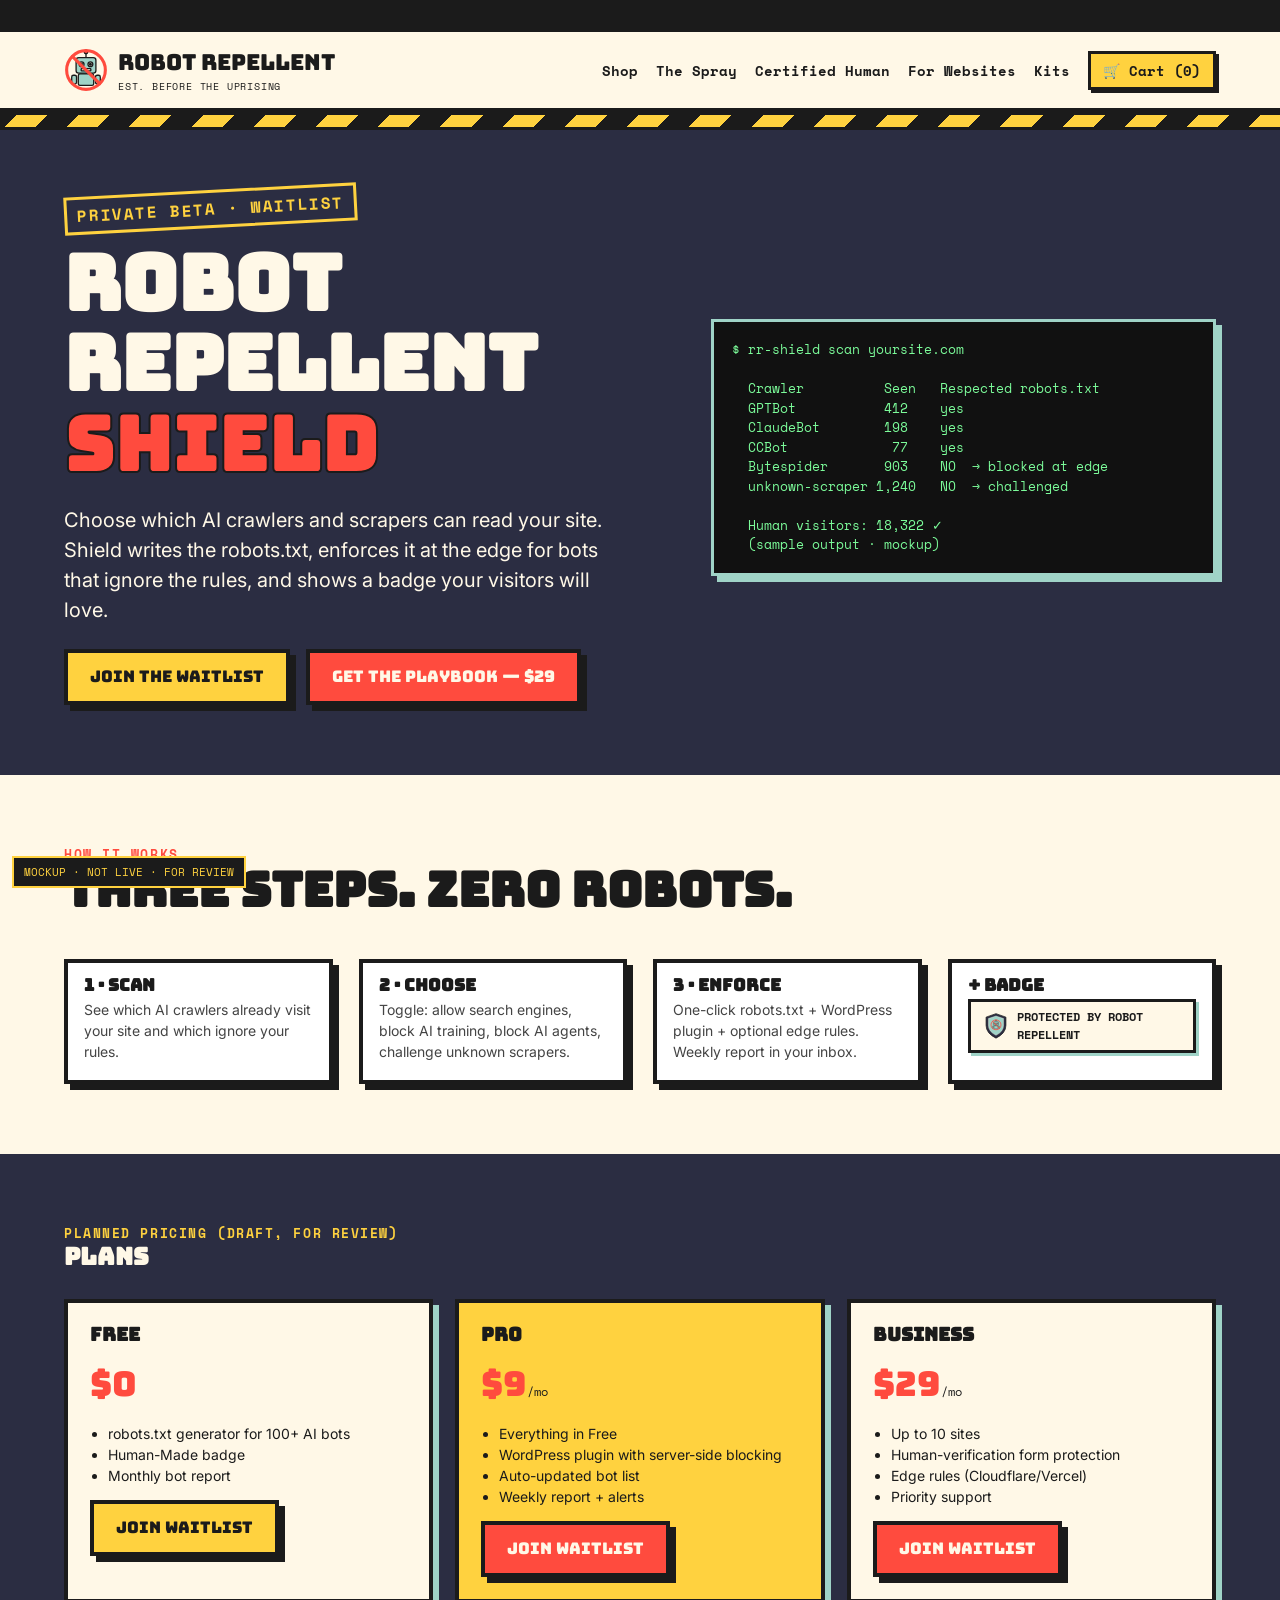
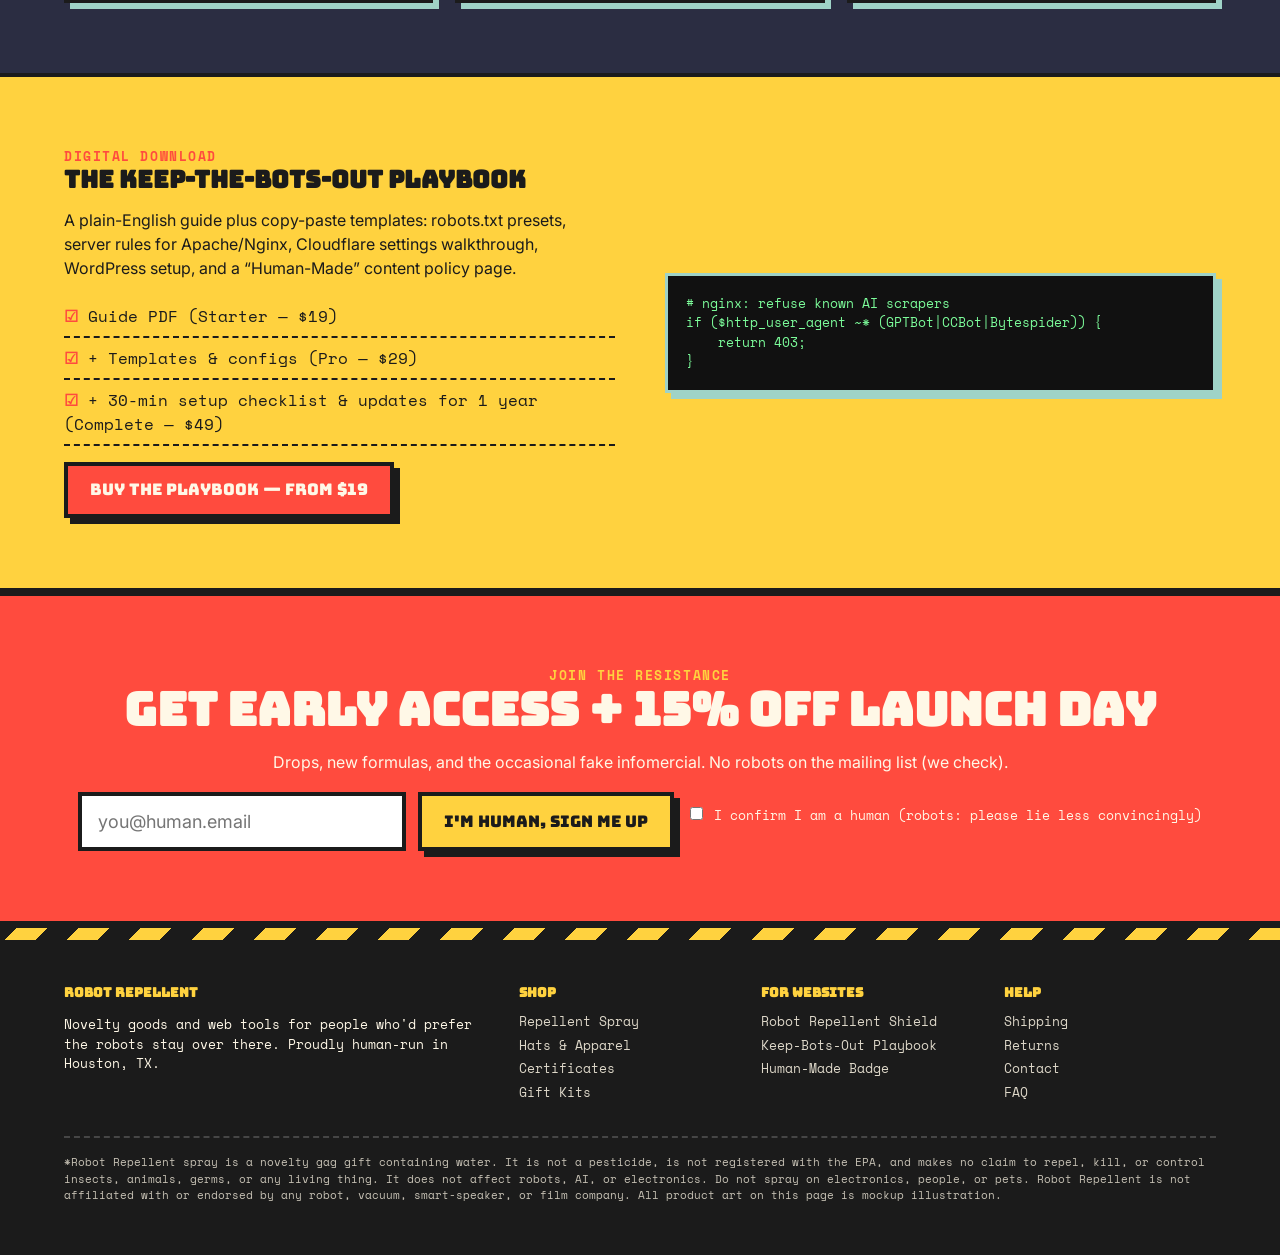
<file: shield.html>
<!doctype html><html lang="en"><head><meta charset="utf-8"><meta name="viewport" content="width=device-width,initial-scale=1">
<title>Robot Repellent Shield — Keep AI Crawlers Off Your Site</title><meta name="description" content="Robot Repellent: novelty anti-robot gear for proud humans. 100% water. 0% robots.">
<link rel="icon" href="assets/logo-robot.svg"><link rel="stylesheet" href="assets/style.css"></head><body>
<div class="ticker"><span>⚠ NOTICE TO ALL ROBOTS: THIS IS A HUMAN ZONE ⚠ FREE SHIPPING ON ORDERS $50+ (MOCKUP) ⚠ TESTED ON 0 ROBOTS · 100% EFFECTIVE* ⚠ NEW: CERTIFIED CARBON-BASED CERTIFICATES ⚠ SITE OWNERS: KEEP AI CRAWLERS OUT WITH ROBOT REPELLENT SHIELD ⚠</span></div>
<header class="nav"><a class="brand" href="index.html"><img src="assets/logo-robot.svg" alt=""><span>Robot Repellent<small>EST. BEFORE THE UPRISING</small></span></a>
<nav><a href="index.html#shop">Shop</a><a href="product-spray.html">The Spray</a><a href="certified.html">Certified Human</a><a href="shield.html">For Websites</a><a href="index.html#kits">Kits</a><a class="cart" href="#">🛒 Cart (0)</a></nav></header>
<div class="tape"></div>
<section class="dark hero" style="background:var(--navy)"><div><span class="stamp" style="color:var(--yellow);border-color:var(--yellow)">PRIVATE BETA · WAITLIST</span><h1 style="color:var(--cream)">Robot Repellent<br><em>Shield</em></h1>
<p class="lead">Choose which AI crawlers and scrapers can read your site. Shield writes the robots.txt, enforces it at the edge for bots that ignore the rules, and shows a badge your visitors will love.</p>
<div class="cta"><a class="btn alt" href="#plans">JOIN THE WAITLIST</a><a class="btn" href="#playbook">GET THE PLAYBOOK — $29</a></div></div>
<div class="code">$ rr-shield scan yoursite.com

  Crawler          Seen   Respected robots.txt
  GPTBot           412    yes
  ClaudeBot        198    yes
  CCBot             77    yes
  Bytespider       903    NO  → blocked at edge
  unknown-scraper 1,240   NO  → challenged

  Human visitors: 18,322 ✓
  (sample output · mockup)</div></section>
<section id="how"><div class="section-head"><div><div class="kicker">How it works</div><h2>Three steps. Zero robots.</h2></div></div>
<div class="grid"><div class="card"><div class="body"><h3>1 · Scan</h3><p>See which AI crawlers already visit your site and which ignore your rules.</p></div></div>
<div class="card"><div class="body"><h3>2 · Choose</h3><p>Toggle: allow search engines, block AI training, block AI agents, challenge unknown scrapers.</p></div></div>
<div class="card"><div class="body"><h3>3 · Enforce</h3><p>One-click robots.txt + WordPress plugin + optional edge rules. Weekly report in your inbox.</p></div></div>
<div class="card" id="badge"><div class="body"><h3>+ Badge</h3><p><span class="badge-demo"><img src="assets/shield.svg" alt="">PROTECTED BY ROBOT REPELLENT</span></p></div></div></div></section>
<section class="dark" id="plans"><div class="kicker">Planned pricing (draft, for review)</div><h2>Plans</h2><div class="plans">
<div class="plan"><h3>Free</h3><div class="price">$0</div><ul><li>robots.txt generator for 100+ AI bots</li><li>Human-Made badge</li><li>Monthly bot report</li></ul><a class="btn alt" href="#">JOIN WAITLIST</a></div>
<div class="plan hot"><h3>Pro</h3><div class="price">$9<small>/mo</small></div><ul><li>Everything in Free</li><li>WordPress plugin with server-side blocking</li><li>Auto-updated bot list</li><li>Weekly report + alerts</li></ul><a class="btn" href="#">JOIN WAITLIST</a></div>
<div class="plan"><h3>Business</h3><div class="price">$29<small>/mo</small></div><ul><li>Up to 10 sites</li><li>Human-verification form protection</li><li>Edge rules (Cloudflare/Vercel)</li><li>Priority support</li></ul><a class="btn" href="#">JOIN WAITLIST</a></div></div></section>
<section class="band" id="playbook"><div class="two"><div><div class="kicker">Digital download</div><h2>The Keep-the-Bots-Out Playbook</h2>
<p>A plain-English guide plus copy-paste templates: robots.txt presets, server rules for Apache/Nginx, Cloudflare settings walkthrough, WordPress setup, and a “Human-Made” content policy page.</p>
<ul class="checklist"><li>Guide PDF (Starter — $19)</li><li>+ Templates &amp; configs (Pro — $29)</li><li>+ 30-min setup checklist &amp; updates for 1 year (Complete — $49)</li></ul>
<a class="btn addcart" href="#">BUY THE PLAYBOOK — FROM $19</a></div><div class="code"># nginx: refuse known AI scrapers
if ($http_user_agent ~* (GPTBot|CCBot|Bytespider)) {
    return 403;
}</div></div></section><section class="signup" id="signup"><div class="kicker" style="color:var(--yellow)">JOIN THE RESISTANCE</div><h2>Get early access + 15% off launch day</h2>
<p>Drops, new formulas, and the occasional fake infomercial. No robots on the mailing list (we check).</p>
<form class="signup-form" action="#"><input type="email" placeholder="you@human.email" required aria-label="Email"><button class="btn alt" type="submit">I'M HUMAN, SIGN ME UP</button>
<label class="human"><input type="checkbox" required> I confirm I am a human (robots: please lie less convincingly)</label></form>
<div class="thanks">✓ WELCOME, HUMAN. (Mockup: nothing was sent.)</div></section><div class="tape"></div><footer><div class="cols">
<div><h4>ROBOT REPELLENT</h4><p>Novelty goods and web tools for people who'd prefer the robots stay over there. Proudly human-run in Houston, TX.</p></div>
<div><h4>SHOP</h4><a href="product-spray.html">Repellent Spray</a><a href="product-hat.html">Hats &amp; Apparel</a><a href="certified.html">Certificates</a><a href="index.html#kits">Gift Kits</a></div>
<div><h4>FOR WEBSITES</h4><a href="shield.html">Robot Repellent Shield</a><a href="shield.html#playbook">Keep-Bots-Out Playbook</a><a href="shield.html#badge">Human-Made Badge</a></div>
<div><h4>HELP</h4><a href="#">Shipping</a><a href="#">Returns</a><a href="#">Contact</a><a href="#">FAQ</a></div></div>
<p class="disclaimer">*Robot Repellent spray is a novelty gag gift containing water. It is not a pesticide, is not registered with the EPA, and makes no claim to repel, kill, or control insects, animals, germs, or any living thing. It does not affect robots, AI, or electronics. Do not spray on electronics, people, or pets. Robot Repellent is not affiliated with or endorsed by any robot, vacuum, smart-speaker, or film company. All product art on this page is mockup illustration.</p></footer>
<div class="mock-flag">MOCKUP · NOT LIVE · FOR REVIEW</div>
<script>
document.querySelectorAll('form.signup-form').forEach(f=>f.addEventListener('submit',e=>{e.preventDefault();f.style.display='none';f.parentElement.querySelector('.thanks').style.display='block'}));
document.querySelectorAll('.filters button').forEach(b=>b.addEventListener('click',()=>{document.querySelectorAll('.filters button').forEach(x=>x.classList.remove('on'));b.classList.add('on');const c=b.dataset.f;document.querySelectorAll('.grid.shop .card').forEach(k=>k.style.display=(c==='all'||k.dataset.c===c)?'':'none')}));
document.querySelectorAll('.opt').forEach(o=>o.querySelectorAll('button').forEach(b=>b.addEventListener('click',()=>{o.querySelectorAll('button').forEach(x=>x.classList.remove('on'));b.classList.add('on');if(b.dataset.img){document.querySelector('.gallery img').src=b.dataset.img}if(b.dataset.price){document.querySelector('.pdp .price').firstChild.textContent=b.dataset.price}})));
document.querySelectorAll('.thumbs img').forEach(t=>t.addEventListener('click',()=>{document.querySelectorAll('.thumbs img').forEach(x=>x.classList.remove('on'));t.classList.add('on');document.querySelector('.gallery img').src=t.src}));
document.querySelectorAll('.addcart').forEach(b=>b.addEventListener('click',e=>{e.preventDefault();const c=document.querySelector('.cart');const n=parseInt(c.textContent.match(/\d+/))+1;c.textContent='🛒 Cart ('+n+')';b.textContent='ADDED ✓'}));
</script></body></html>
</file>
<file: assets/style.css>
@import url('https://fonts.googleapis.com/css2?family=Bungee&family=Space+Mono:wght@400;700&family=Inter:wght@400;600;800&display=swap');
:root{--ink:#1b1b1b;--cream:#fff8e7;--yellow:#ffd23f;--red:#ff4b3e;--teal:#9fd3c7;--navy:#2b2d42;--shadow:6px 6px 0 var(--ink)}
*{box-sizing:border-box}html{scroll-behavior:smooth}
body{margin:0;background:var(--cream);color:var(--ink);font-family:Inter,system-ui,sans-serif;line-height:1.5}
a{color:inherit}
.tape{background:repeating-linear-gradient(-45deg,var(--yellow) 0 22px,var(--ink) 22px 44px);height:18px;border-block:3px solid var(--ink)}
.ticker{background:var(--ink);color:var(--yellow);font-family:'Space Mono',monospace;font-size:13px;white-space:nowrap;overflow:hidden;padding:6px 0}
.ticker span{display:inline-block;animation:scroll 28s linear infinite;padding-left:100%}
@keyframes scroll{to{transform:translateX(-100%)}}
header.nav{display:flex;align-items:center;justify-content:space-between;padding:14px 5vw;border-bottom:4px solid var(--ink);background:var(--cream);position:sticky;top:0;z-index:10}
.brand{display:flex;align-items:center;gap:10px;text-decoration:none;font-family:Bungee,Impact,sans-serif;font-size:22px}
.brand img{width:44px;height:44px}
.brand small{display:block;font-family:'Space Mono',monospace;font-size:10px;letter-spacing:.08em}
nav a{font-family:'Space Mono',monospace;font-weight:700;text-decoration:none;margin-left:18px;font-size:14px}
nav a:hover{color:var(--red)}
.cart{background:var(--yellow);border:3px solid var(--ink);padding:6px 12px;box-shadow:3px 3px 0 var(--ink)}
.btn{display:inline-block;font-family:Bungee,Impact,sans-serif;font-size:16px;text-decoration:none;background:var(--red);color:var(--cream);border:4px solid var(--ink);padding:12px 22px;box-shadow:var(--shadow);transition:transform .1s,box-shadow .1s;cursor:pointer}
.btn:hover{transform:translate(3px,3px);box-shadow:3px 3px 0 var(--ink)}
.btn.alt{background:var(--yellow);color:var(--ink)}.btn.dark{background:var(--navy)}
.hero{display:grid;grid-template-columns:1.2fr 1fr;gap:40px;align-items:center;padding:60px 5vw 70px;background:radial-gradient(circle at 80% 40%,#ffe8a3 0,transparent 55%)}
.stamp{display:inline-block;font-family:'Space Mono',monospace;font-weight:700;border:3px solid var(--red);color:var(--red);padding:4px 10px;transform:rotate(-3deg);margin-bottom:16px;letter-spacing:.1em}
h1,h2,h3{font-family:Bungee,Impact,sans-serif;line-height:1.05;margin:0 0 14px}
.hero h1{font-size:clamp(40px,6vw,78px)}
.hero h1 em{font-style:normal;color:var(--red);-webkit-text-stroke:2px var(--ink)}
.hero p.lead{font-size:20px;max-width:560px}
.hero .cta{display:flex;gap:16px;flex-wrap:wrap;margin-top:24px}
.hero-art{position:relative;display:flex;justify-content:center}
.hero-art .bottle{width:min(320px,80%);filter:drop-shadow(10px 10px 0 var(--ink));animation:wobble 4s ease-in-out infinite}
@keyframes wobble{50%{transform:rotate(4deg) translateY(-6px)}}
.burst{position:absolute;top:0;right:5%;background:var(--yellow);border:4px solid var(--ink);border-radius:50%;width:130px;height:130px;display:flex;align-items:center;justify-content:center;text-align:center;font-family:Bungee,Impact,sans-serif;font-size:15px;transform:rotate(12deg);box-shadow:var(--shadow)}
.claims{display:grid;grid-template-columns:repeat(4,1fr);border-block:4px solid var(--ink);background:var(--navy);color:var(--cream)}
.claims div{padding:22px;border-right:3px dashed var(--teal);font-family:'Space Mono',monospace;font-size:14px}
.claims b{display:block;font-family:Bungee,Impact,sans-serif;font-size:28px;color:var(--yellow)}
section{padding:70px 5vw}
.section-head{display:flex;justify-content:space-between;align-items:end;gap:20px;margin-bottom:30px;flex-wrap:wrap}
.section-head h2{font-size:clamp(30px,4vw,48px)}
.kicker{font-family:'Space Mono',monospace;font-weight:700;color:var(--red);letter-spacing:.12em;text-transform:uppercase;font-size:13px}
.filters button{font-family:'Space Mono',monospace;font-weight:700;background:var(--cream);border:3px solid var(--ink);padding:6px 12px;margin:0 6px 6px 0;cursor:pointer}
.filters button.on{background:var(--ink);color:var(--yellow)}
.grid{display:grid;grid-template-columns:repeat(auto-fill,minmax(240px,1fr));gap:26px}
.card{background:#fff;border:4px solid var(--ink);box-shadow:var(--shadow);display:flex;flex-direction:column;text-decoration:none;transition:transform .12s}
.card:hover{transform:translate(-3px,-3px) rotate(-.5deg)}
.card .img{background:var(--teal);border-bottom:4px solid var(--ink);aspect-ratio:1/1;display:flex;align-items:center;justify-content:center;padding:18px;position:relative}
.card:nth-child(3n+2) .img{background:#ffe8a3}.card:nth-child(3n) .img{background:#ffd0c9}
.card .img img{max-width:88%;max-height:88%}
.tag{position:absolute;top:10px;left:10px;background:var(--red);color:var(--cream);font-family:'Space Mono',monospace;font-weight:700;font-size:11px;padding:3px 8px;border:2px solid var(--ink)}
.card .body{padding:14px 16px 18px;display:flex;flex-direction:column;gap:4px;flex:1}
.card h3{font-size:17px;margin:0}
.card p{margin:0;font-size:14px;color:#444;flex:1}
.price{font-family:Bungee,Impact,sans-serif;font-size:22px;color:var(--red)}
.price small{font-family:'Space Mono',monospace;font-size:12px;color:var(--ink)}
.band{background:var(--yellow);border-block:4px solid var(--ink)}
.two{display:grid;grid-template-columns:1fr 1fr;gap:50px;align-items:center}
.cert img{width:100%;max-width:520px;transform:rotate(-2deg);filter:drop-shadow(10px 10px 0 var(--ink))}
.checklist{list-style:none;padding:0;font-family:'Space Mono',monospace}
.checklist li{padding:8px 0;border-bottom:2px dashed var(--ink)}
.checklist li::before{content:'☑ ';color:var(--red);font-weight:700}
.quiz{background:#fff;border:4px solid var(--ink);padding:20px;box-shadow:var(--shadow);margin-top:20px}
.quiz label{display:block;font-family:'Space Mono',monospace;margin:6px 0;cursor:pointer}
.dark{background:var(--navy);color:var(--cream)}
.dark .kicker{color:var(--yellow)}
.code{background:#111;color:#7CFC9A;font-family:'Space Mono',monospace;font-size:13px;padding:18px;border:3px solid var(--teal);box-shadow:6px 6px 0 var(--teal);overflow:auto;white-space:pre}
.plans{display:grid;grid-template-columns:repeat(3,1fr);gap:22px;margin-top:30px}
.plan{background:var(--cream);color:var(--ink);border:4px solid var(--ink);padding:22px;box-shadow:6px 6px 0 var(--teal)}
.plan.hot{background:var(--yellow)}
.plan .price{font-size:34px}
.plan ul{padding-left:18px;font-size:14px}
.badge-demo{display:inline-flex;align-items:center;gap:8px;background:var(--cream);color:var(--ink);border:3px solid var(--ink);padding:6px 12px;font-family:'Space Mono',monospace;font-weight:700;font-size:12px;box-shadow:3px 3px 0 var(--teal)}
.badge-demo img{width:26px}
.ugc{display:grid;grid-template-columns:repeat(4,1fr);gap:18px}
.vid{aspect-ratio:3/4;border:4px solid var(--ink);background:linear-gradient(160deg,var(--navy),#4a4e69);color:var(--cream);display:flex;flex-direction:column;justify-content:flex-end;padding:14px;font-family:'Space Mono',monospace;font-size:13px;box-shadow:var(--shadow);position:relative}
.vid::before{content:'▶';position:absolute;top:40%;left:50%;transform:translate(-50%,-50%);font-size:46px;color:var(--yellow)}
.vid b{font-family:Bungee,Impact,sans-serif;font-size:15px;color:var(--yellow)}
.signup{text-align:center;background:var(--red);color:var(--cream);border-block:4px solid var(--ink)}
.signup h2{font-size:clamp(28px,4vw,46px)}
.signup form{display:flex;gap:12px;justify-content:center;flex-wrap:wrap;margin-top:18px}
.signup input[type=email]{font:inherit;font-size:18px;padding:12px 16px;border:4px solid var(--ink);min-width:300px}
.signup .human{font-family:'Space Mono',monospace;font-size:13px;display:block;margin-top:12px}
.thanks{display:none;font-family:Bungee,Impact,sans-serif;font-size:22px;margin-top:16px}
footer{background:var(--ink);color:var(--cream);padding:40px 5vw;font-size:13px;font-family:'Space Mono',monospace}
footer .cols{display:grid;grid-template-columns:2fr 1fr 1fr 1fr;gap:30px}
footer h4{font-family:Bungee,Impact,sans-serif;color:var(--yellow);margin:0 0 10px}
footer a{display:block;text-decoration:none;opacity:.85;margin:4px 0}
.disclaimer{border-top:2px dashed #555;margin-top:30px;padding-top:16px;opacity:.75;font-size:11px}
.mock-flag{position:fixed;bottom:12px;left:12px;z-index:99;background:var(--ink);color:var(--yellow);font-family:'Space Mono',monospace;font-size:11px;padding:6px 10px;border:2px solid var(--yellow)}
/* product page */
.pdp{display:grid;grid-template-columns:1fr 1fr;gap:50px;padding:50px 5vw}
.pdp .gallery{background:var(--teal);border:4px solid var(--ink);box-shadow:var(--shadow);aspect-ratio:1/1;display:flex;align-items:center;justify-content:center}
.pdp .gallery img{width:70%}
.thumbs{display:flex;gap:12px;margin-top:16px}
.thumbs img{width:84px;height:84px;object-fit:contain;background:#fff;border:3px solid var(--ink);padding:6px;cursor:pointer}
.thumbs img.on{background:var(--yellow)}
.pdp h1{font-size:clamp(32px,4vw,52px)}
.opt{margin:18px 0}.opt b{font-family:'Space Mono',monospace;display:block;margin-bottom:8px}
.opt button{font-family:'Space Mono',monospace;font-weight:700;background:#fff;border:3px solid var(--ink);padding:8px 14px;margin:0 8px 8px 0;cursor:pointer}
.opt button.on{background:var(--ink);color:var(--yellow)}
.qty{display:flex;gap:14px;align-items:center;margin:20px 0}
.qty input{width:70px;font:inherit;font-size:18px;padding:10px;border:3px solid var(--ink)}
.label-box{background:#fff;border:3px dashed var(--ink);padding:16px;font-family:'Space Mono',monospace;font-size:13px;margin-top:22px}
.crumbs{font-family:'Space Mono',monospace;font-size:13px;padding:16px 5vw 0}
.reviews{display:grid;grid-template-columns:repeat(3,1fr);gap:20px}
.review{background:#fff;border:3px solid var(--ink);padding:16px;box-shadow:4px 4px 0 var(--ink)}
.review .stars{color:var(--red);font-size:18px}
@media(max-width:900px){.hero,.two,.pdp{grid-template-columns:1fr}.claims,.ugc{grid-template-columns:1fr 1fr}.plans,.reviews{grid-template-columns:1fr}footer .cols{grid-template-columns:1fr 1fr}nav a:not(.cart){display:none}}
</file>
